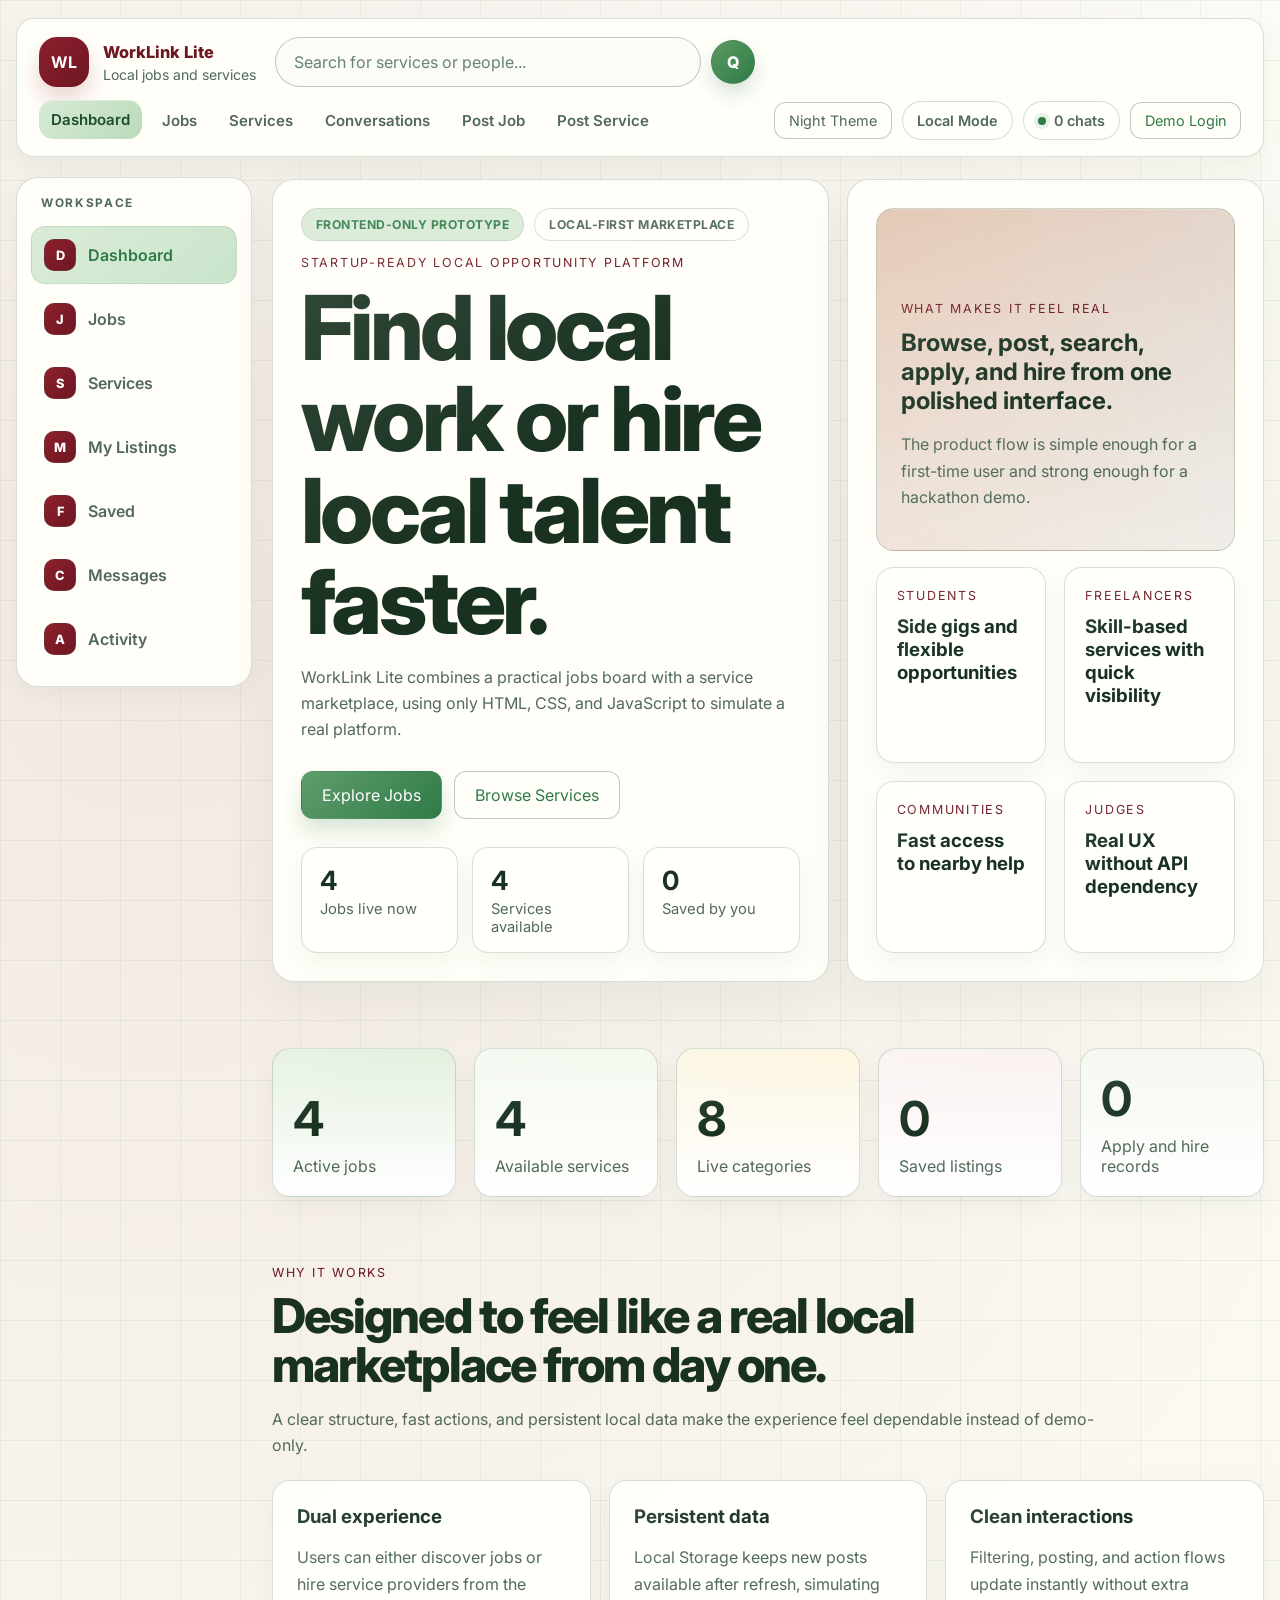
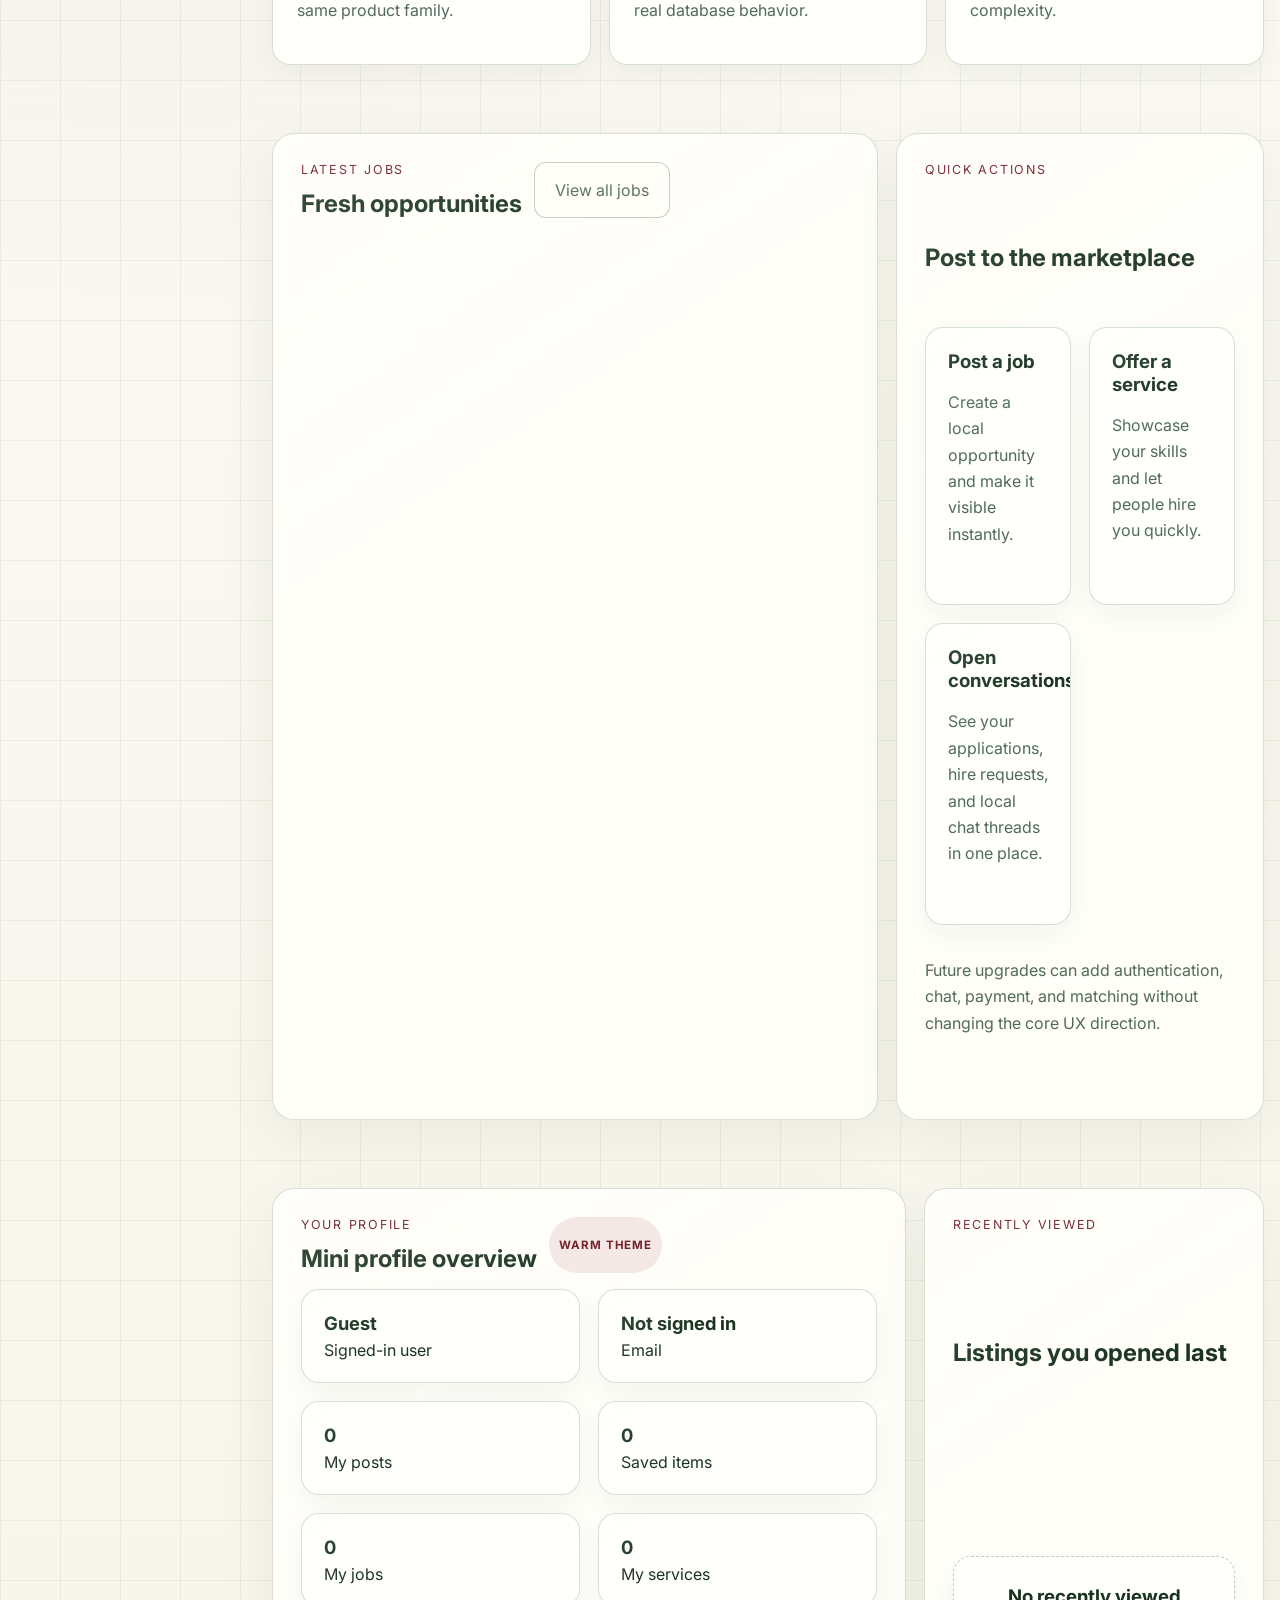
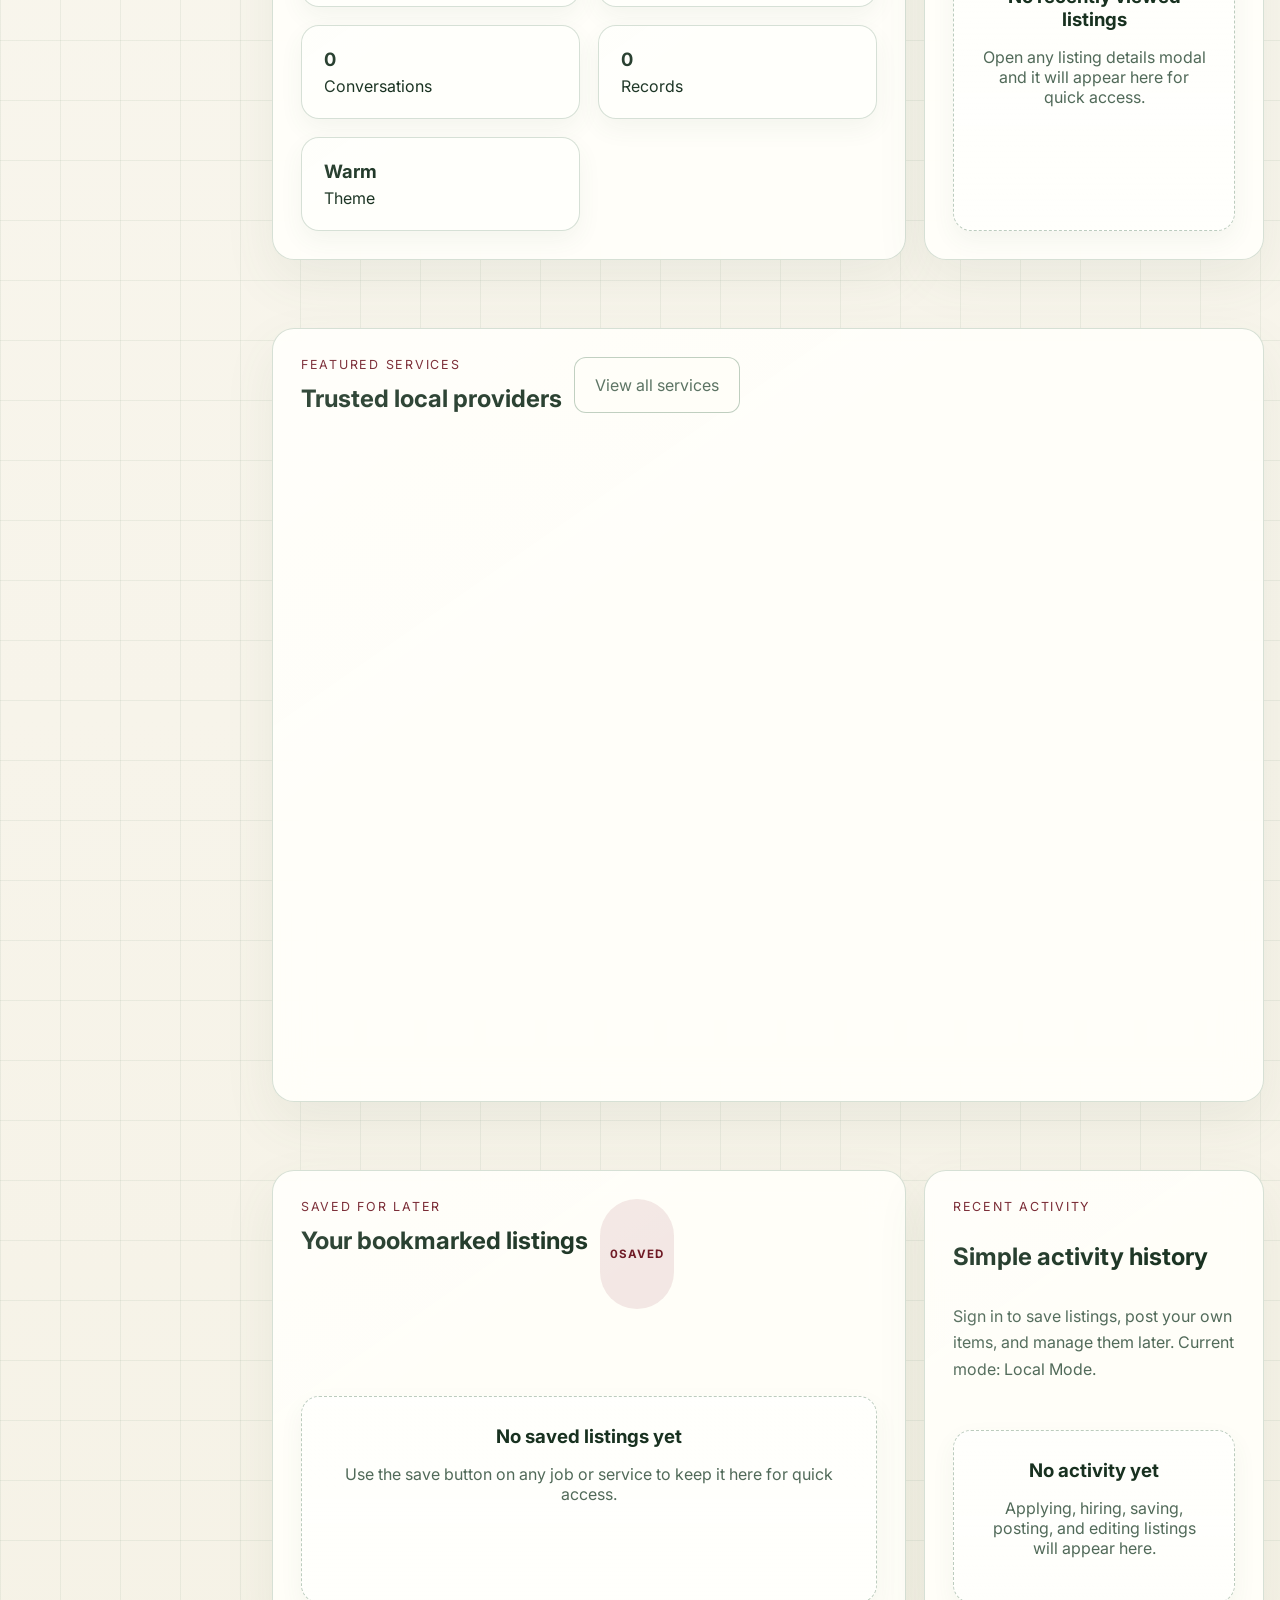
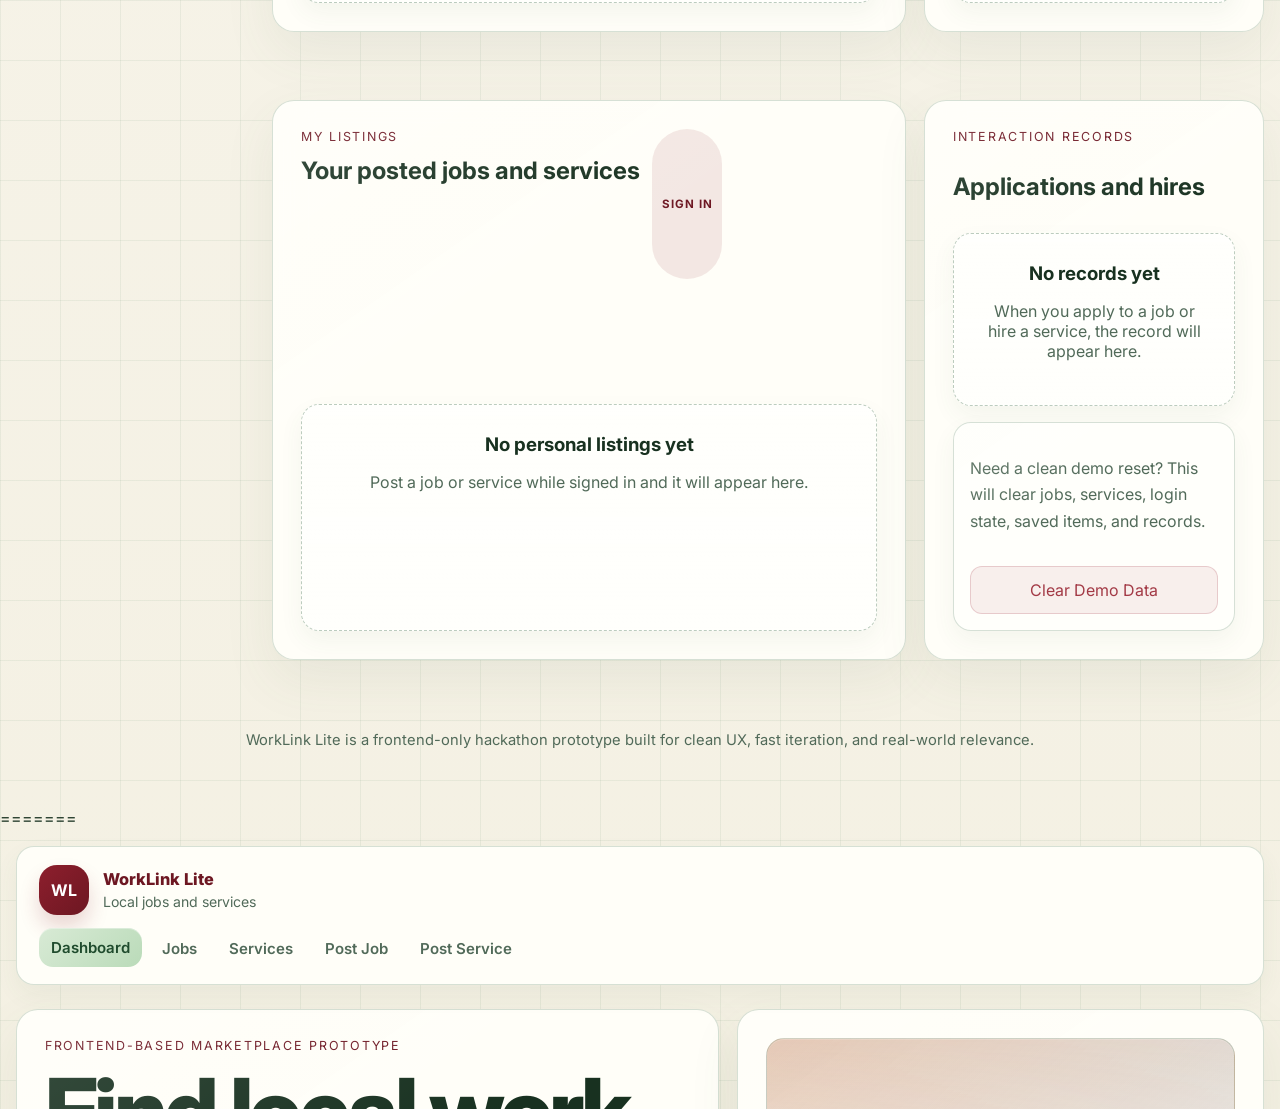
<file: index.html>
<!DOCTYPE html>
<html lang="en">
<head>
  <meta charset="UTF-8">
  <meta http-equiv="refresh" content="0; url=dashboard.html">
  <meta name="viewport" content="width=device-width, initial-scale=1.0">
  <title>WorkLink Lite</title>
  <link rel="stylesheet" href="styles.css">
</head>
<body>
  <div class="page-shell">
    <div class="panel-card">
      <p class="eyebrow">Redirecting</p>
      <h1>Opening dashboard...</h1>
      <p class="section-copy">If the redirect does not happen automatically, <a href="dashboard.html">open the dashboard here</a>.</p>
    </div>
  </div>
</body>
</html>
</file>
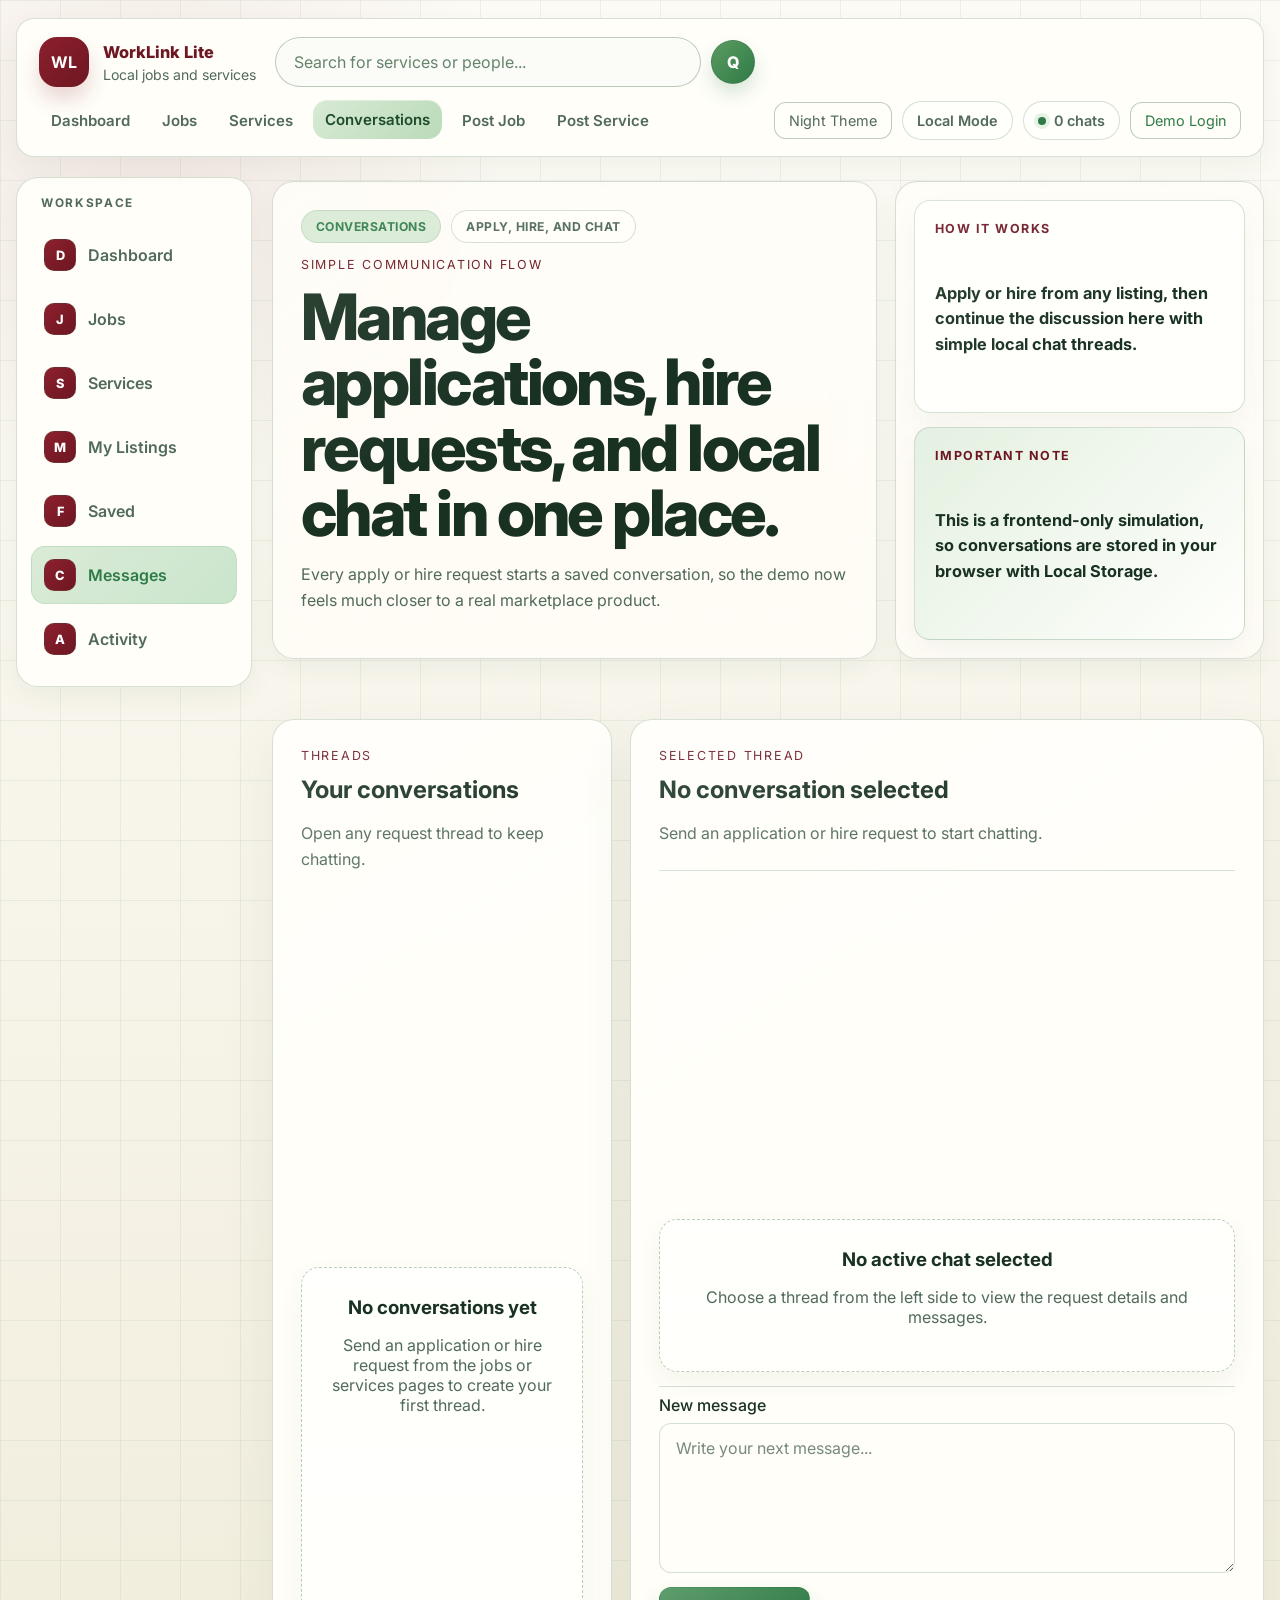
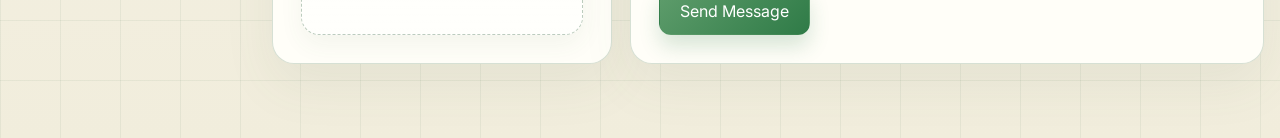
<file: conversations.html>
<!DOCTYPE html>
<html lang="en">
<head>
  <meta charset="UTF-8">
  <meta name="viewport" content="width=device-width, initial-scale=1.0">
  <title>WorkLink Lite | Conversations</title>
  <link rel="preconnect" href="https://fonts.googleapis.com">
  <link rel="preconnect" href="https://fonts.gstatic.com" crossorigin>
  <link href="https://fonts.googleapis.com/css2?family=Inter:wght@400;500;600;700;800&display=swap" rel="stylesheet">
  <link rel="stylesheet" href="styles.css">
</head>
<body>
  <div class="page-shell">
    <header class="site-header">
      <a class="brand" href="dashboard.html">
        <span class="brand-mark">WL</span>
        <span class="brand-copy">
          <strong>WorkLink Lite</strong>
          <span>Local jobs and services</span>
        </span>
      </a>
      <form class="header-search" action="#" method="get">
        <label class="header-search-field">
          <span class="sr-only">Search for services or people</span>
          <input class="header-search-input" type="search" placeholder="Search for services or people...">
        </label>
        <button class="header-search-button" type="submit" aria-label="Search">Q</button>
      </form>
      <nav class="main-nav">
        <a href="dashboard.html">Dashboard</a>
        <a href="jobs.html">Jobs</a>
        <a href="service.html">Services</a>
        <a class="is-active" href="conversations.html">Conversations</a>
        <a href="post-job.html">Post Job</a>
        <a href="post-service.html">Post Service</a>
      </nav>
      <div class="nav-account" data-nav-account></div>
    </header>

    <div class="app-shell">
      <aside class="app-sidebar">
        <p class="sidebar-label">Workspace</p>
        <nav class="sidebar-nav">
          <a href="dashboard.html"><span class="sidebar-icon">D</span><span>Dashboard</span></a>
          <a href="jobs.html"><span class="sidebar-icon">J</span><span>Jobs</span></a>
          <a href="service.html"><span class="sidebar-icon">S</span><span>Services</span></a>
          <a href="dashboard.html#my-listings"><span class="sidebar-icon">M</span><span>My Listings</span></a>
          <a href="dashboard.html#saved"><span class="sidebar-icon">F</span><span>Saved</span></a>
          <a class="is-active" href="conversations.html"><span class="sidebar-icon">C</span><span>Messages</span></a>
          <a href="dashboard.html#activity"><span class="sidebar-icon">A</span><span>Activity</span></a>
        </nav>
      </aside>

    <main class="page-main" data-conversations-page>
      <section class="page-hero page-hero-listing">
        <div class="page-hero-copy">
          <div class="hero-badge-row">
            <span class="hero-badge">Conversations</span>
            <span class="hero-badge hero-badge-soft">Apply, hire, and chat</span>
          </div>
          <p class="eyebrow">Simple communication flow</p>
          <h1 class="page-title">Manage applications, hire requests, and local chat in one place.</h1>
          <p class="lead">Every apply or hire request starts a saved conversation, so the demo now feels much closer to a real marketplace product.</p>
        </div>
        <div class="page-hero-aside">
          <article class="hero-note">
            <span class="hero-note-kicker">How it works</span>
            <strong>Apply or hire from any listing, then continue the discussion here with simple local chat threads.</strong>
          </article>
          <article class="hero-note hero-note-accent">
            <span class="hero-note-kicker">Important note</span>
            <strong>This is a frontend-only simulation, so conversations are stored in your browser with Local Storage.</strong>
          </article>
        </div>
      </section>

      <section class="section-block">
        <div class="conversation-layout">
          <aside class="panel-card conversation-sidebar">
            <div>
              <p class="eyebrow">Threads</p>
              <h2>Your conversations</h2>
              <p class="section-copy">Open any request thread to keep chatting.</p>
            </div>
            <div class="conversation-list" data-conversation-list></div>
            <div class="empty-state" data-conversation-empty hidden>
              <h3>No conversations yet</h3>
              <p>Send an application or hire request from the jobs or services pages to create your first thread.</p>
            </div>
          </aside>

          <section class="panel-card conversation-panel">
            <div class="conversation-header">
              <div>
                <p class="eyebrow">Selected thread</p>
                <h2 data-conversation-title>No conversation selected</h2>
                <p class="section-copy" data-conversation-meta>Send an application or hire request to start chatting.</p>
              </div>
            </div>

            <div class="conversation-messages" data-conversation-messages></div>
            <div class="empty-state" data-chat-empty>
              <h3>No active chat selected</h3>
              <p>Choose a thread from the left side to view the request details and messages.</p>
            </div>

            <form class="conversation-form" data-chat-form hidden>
              <label class="field field-full">
                <span>New message</span>
                <textarea class="textarea" name="message" rows="4" placeholder="Write your next message..."></textarea>
              </label>
              <div class="inline-actions">
                <button class="button button-primary" type="submit">Send Message</button>
              </div>
              <div class="notice is-hidden" data-chat-notice></div>
            </form>
          </section>
        </div>
      </section>
    </main>
    </div>
  </div>

  <script src="script.js"></script>
</body>
</html>
</file>
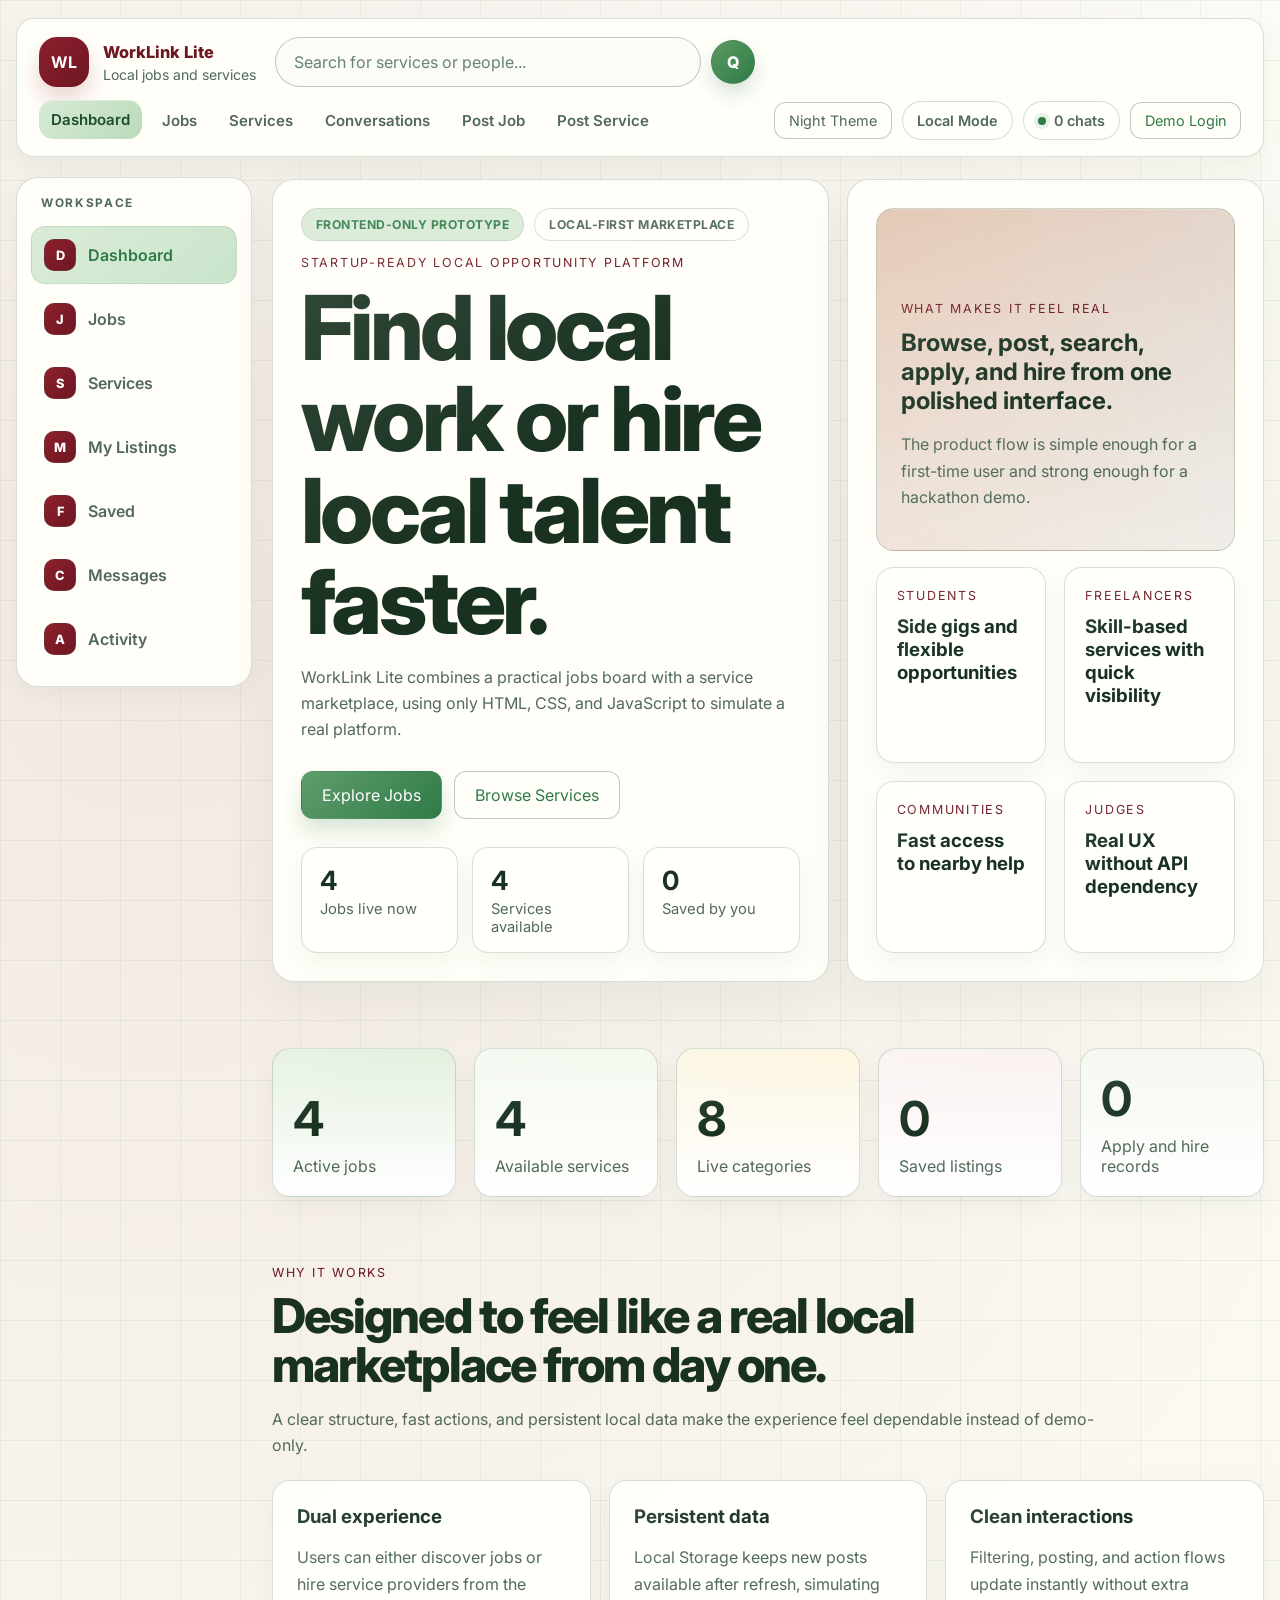
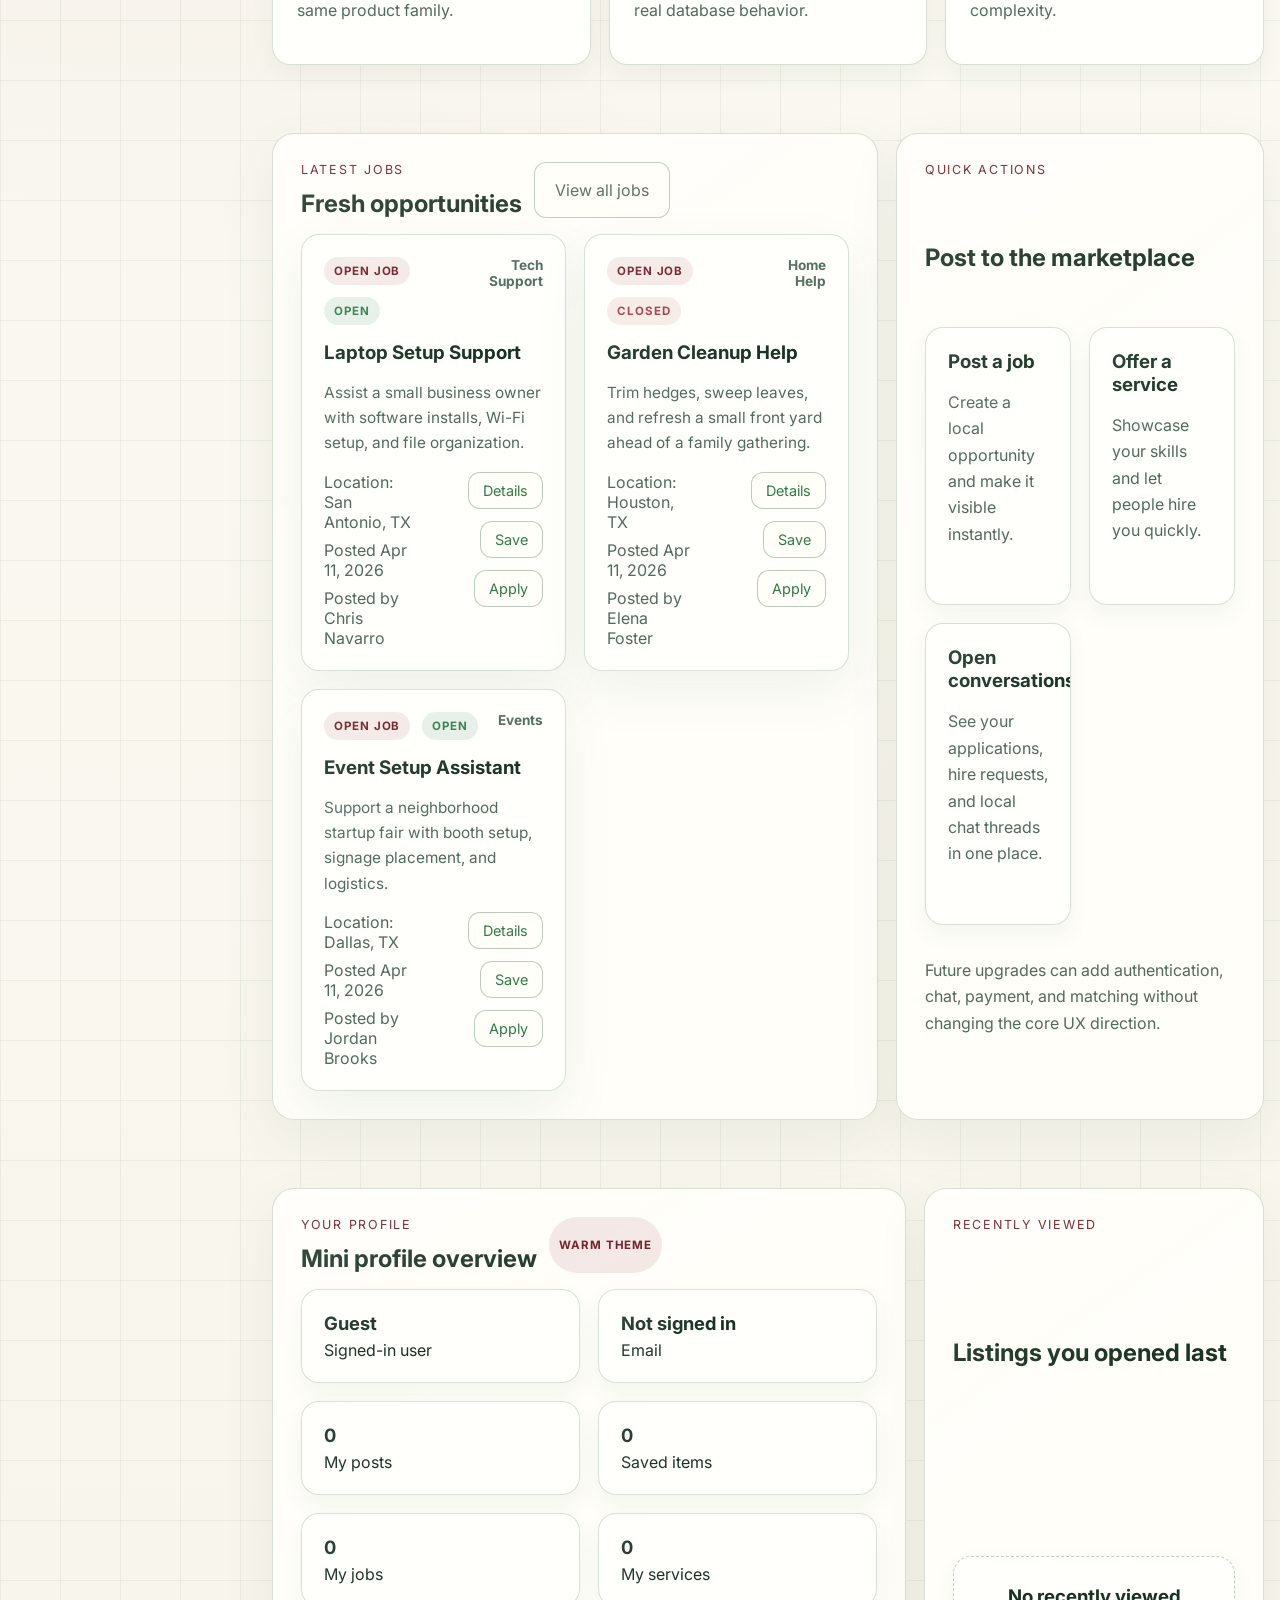
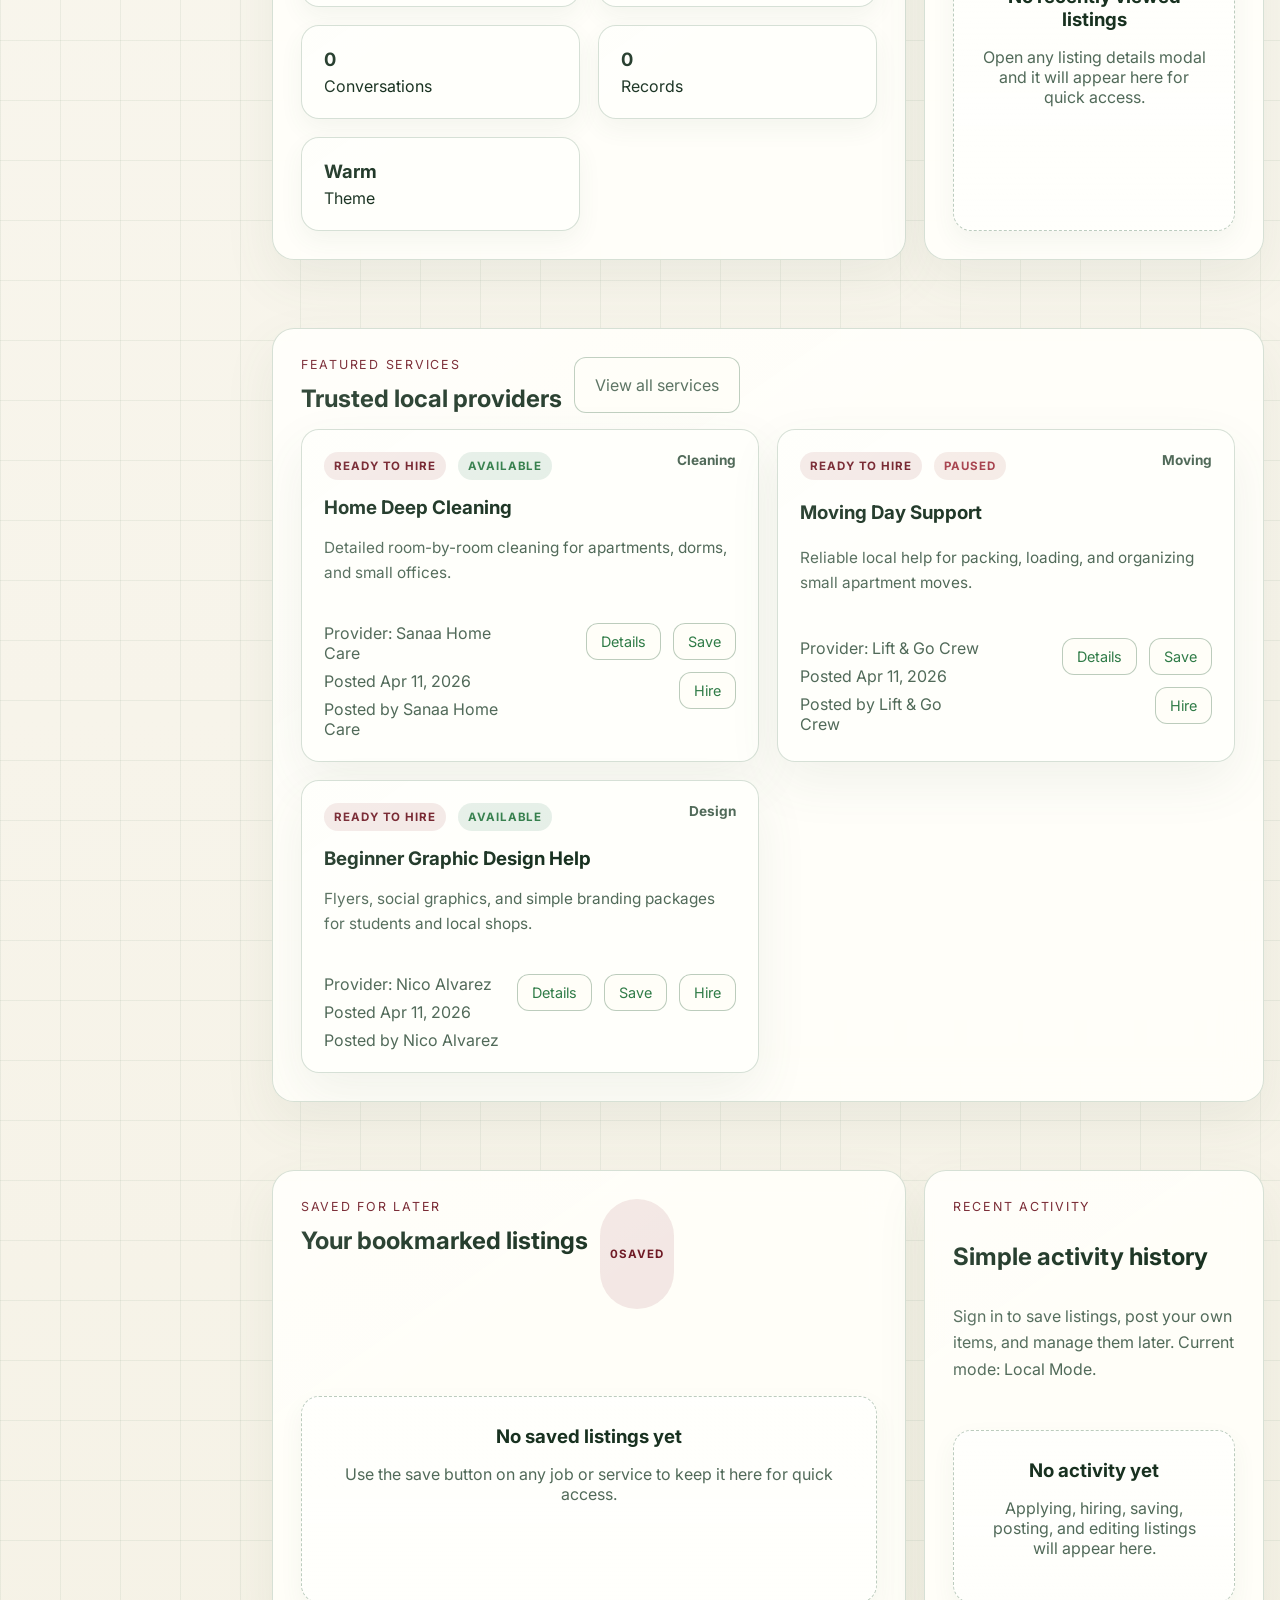
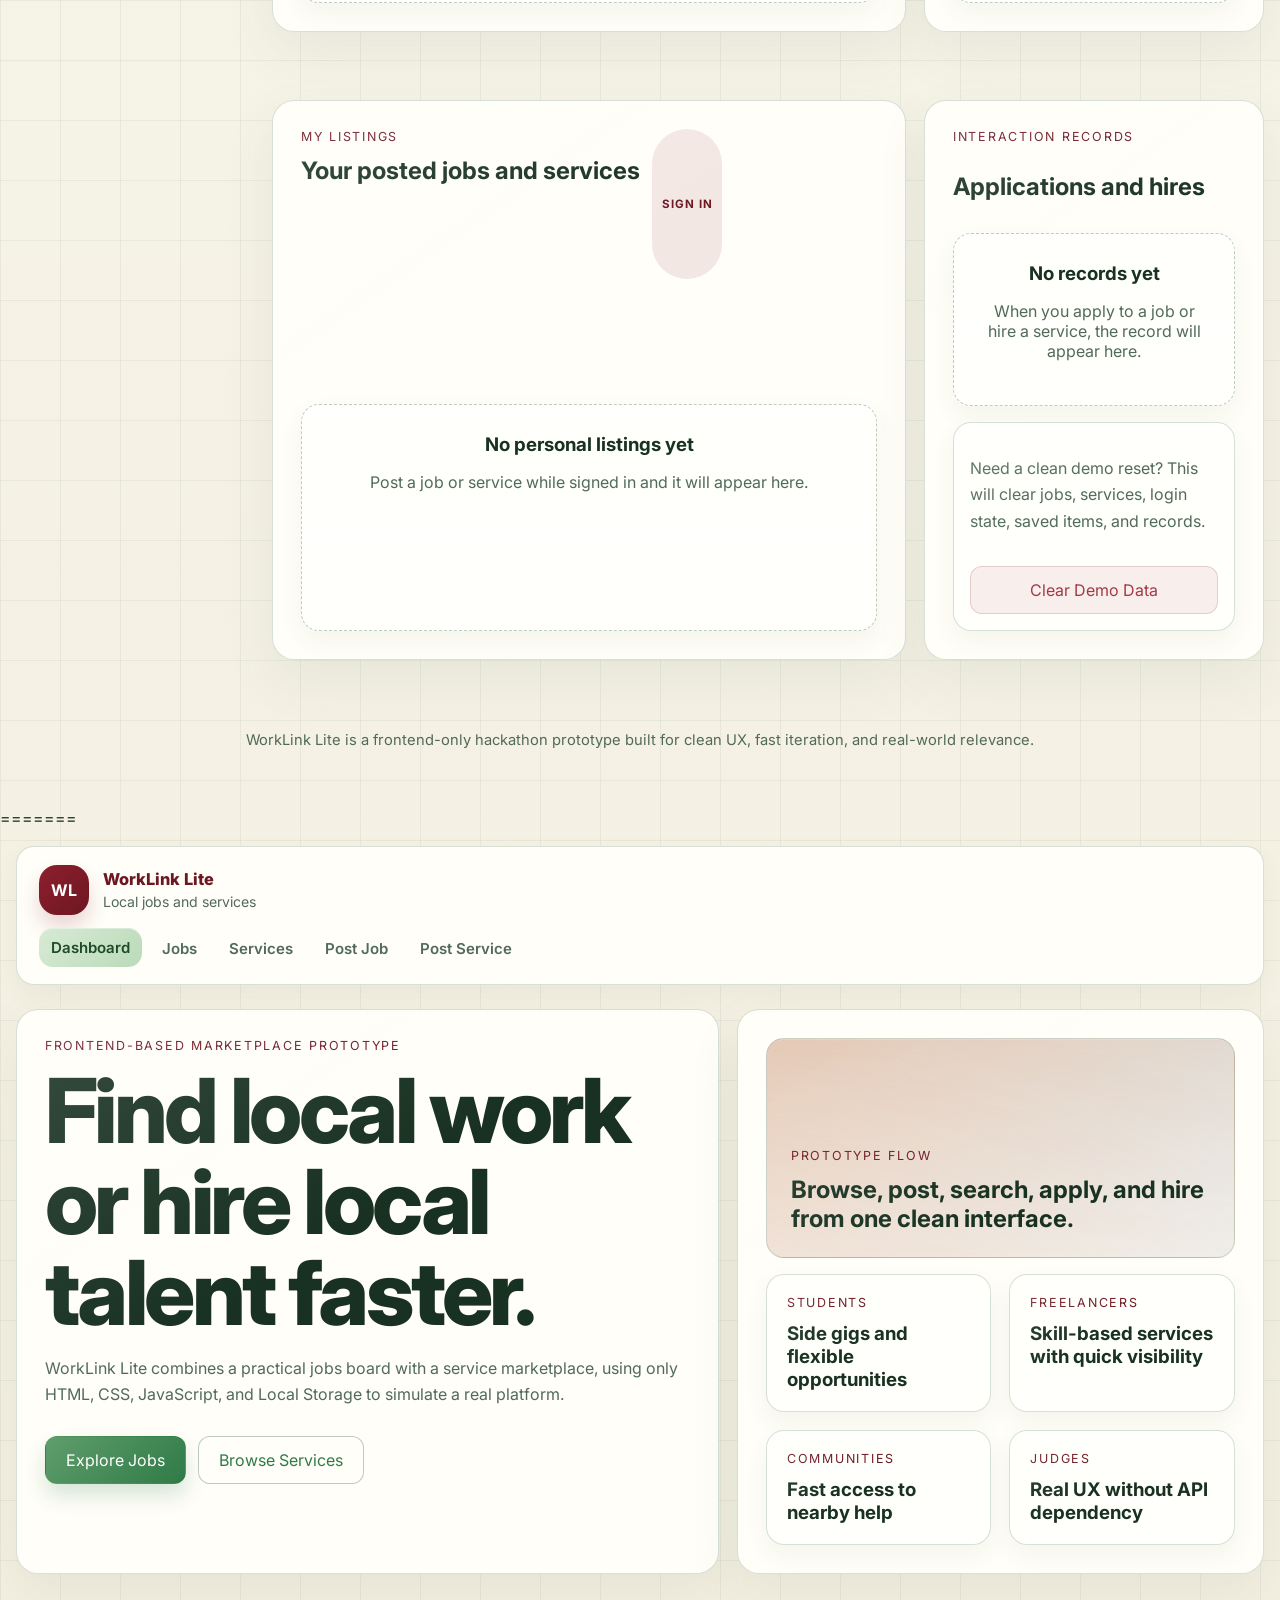
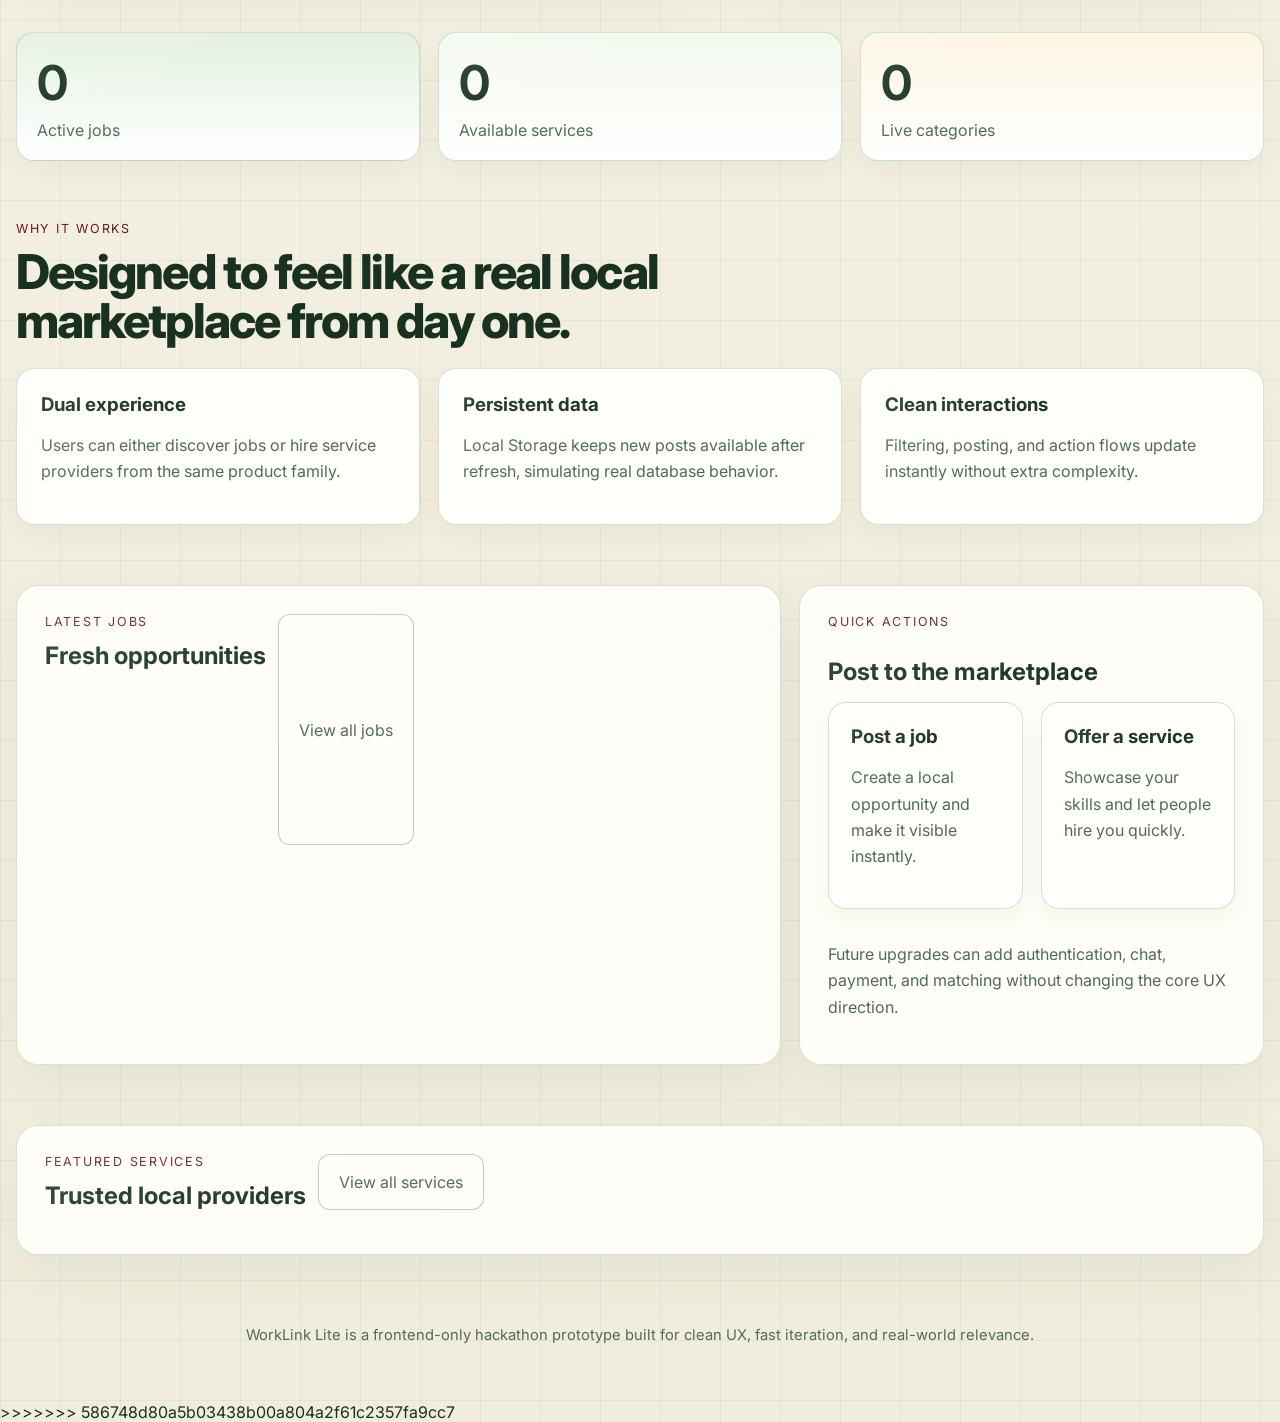
<file: dashboard.html>
<!DOCTYPE html>
<html lang="en">

<head>
  <meta charset="UTF-8">
  <meta name="viewport" content="width=device-width, initial-scale=1.0">
  <title>WorkLink Lite | Dashboard</title>
  <link rel="preconnect" href="https://fonts.googleapis.com">
  <link rel="preconnect" href="https://fonts.gstatic.com" crossorigin>
  <link href="https://fonts.googleapis.com/css2?family=Inter:wght@400;500;600;700;800&display=swap" rel="stylesheet">
  <link rel="stylesheet" href="styles.css">
</head>

<body>
  <div class="page-shell" data-dashboard>
    <header class="site-header">
      <a class="brand" href="dashboard.html">
        <span class="brand-mark">WL</span>
        <span class="brand-copy">
          <strong>WorkLink Lite</strong>
          <span>Local jobs and services</span>
        </span>
      </a>
      <form class="header-search" action="#" method="get">
        <label class="header-search-field">
          <span class="sr-only">Search for services or people</span>
          <input class="header-search-input" type="search" placeholder="Search for services or people...">
        </label>
        <button class="header-search-button" type="submit" aria-label="Search">Q</button>
      </form>
      <nav class="main-nav">
        <a class="is-active" href="dashboard.html">Dashboard</a>
        <a href="jobs.html">Jobs</a>
        <a href="service.html">Services</a>
        <a href="conversations.html">Conversations</a>
        <a href="post-job.html">Post Job</a>
        <a href="post-service.html">Post Service</a>
      </nav>
      <div class="nav-account" data-nav-account></div>
    </header>

    <div class="app-shell">
      <aside class="app-sidebar">
        <p class="sidebar-label">Workspace</p>
        <nav class="sidebar-nav">
          <a class="is-active" href="dashboard.html"><span class="sidebar-icon">D</span><span>Dashboard</span></a>
          <a href="jobs.html"><span class="sidebar-icon">J</span><span>Jobs</span></a>
          <a href="service.html"><span class="sidebar-icon">S</span><span>Services</span></a>
          <a href="dashboard.html#my-listings"><span class="sidebar-icon">M</span><span>My Listings</span></a>
          <a href="dashboard.html#saved"><span class="sidebar-icon">F</span><span>Saved</span></a>
          <a href="conversations.html"><span class="sidebar-icon">C</span><span>Messages</span></a>
          <a href="dashboard.html#activity"><span class="sidebar-icon">A</span><span>Activity</span></a>
        </nav>
      </aside>

    <main class="page-main">
      <section class="hero hero-home">
        <div class="hero-panel hero-copy">
          <div class="hero-badge-row">
            <span class="hero-badge">Frontend-only prototype</span>
            <span class="hero-badge hero-badge-soft">Local-first marketplace</span>
          </div>
          <p class="eyebrow">Startup-ready local opportunity platform</p>
          <h1 class="display-title">Find local work or hire local talent faster.</h1>
          <p class="lead">
            WorkLink Lite combines a practical jobs board with a service marketplace, using only HTML, CSS,
            and JavaScript to simulate a real platform.
          </p>
          <div class="hero-actions">
            <a class="button button-primary" href="jobs.html">Explore Jobs</a>
            <a class="button button-secondary" href="service.html">Browse Services</a>
          </div>
          <div class="hero-metrics">
            <article class="hero-metric">
              <strong data-stat="jobs">0</strong>
              <span>Jobs live now</span>
            </article>
            <article class="hero-metric">
              <strong data-stat="services">0</strong>
              <span>Services available</span>
            </article>
            <article class="hero-metric">
              <strong data-stat="saved">0</strong>
              <span>Saved by you</span>
            </article>
          </div>
        </div>

        <div class="hero-panel hero-visual">
          <div class="spotlight-card">
            <p class="eyebrow">What makes it feel real</p>
            <h2>Browse, post, search, apply, and hire from one polished interface.</h2>
            <p class="section-copy">The product flow is simple enough for a first-time user and strong enough for a hackathon demo.</p>
          </div>
          <div class="mini-card-grid">
            <article class="mini-card">
              <p class="eyebrow">Students</p>
              <h3>Side gigs and flexible opportunities</h3>
            </article>
            <article class="mini-card">
              <p class="eyebrow">Freelancers</p>
              <h3>Skill-based services with quick visibility</h3>
            </article>
            <article class="mini-card">
              <p class="eyebrow">Communities</p>
              <h3>Fast access to nearby help</h3>
            </article>
            <article class="mini-card">
              <p class="eyebrow">Judges</p>
              <h3>Real UX without API dependency</h3>
            </article>
          </div>
        </div>
      </section>

      <section class="section-block">
        <div class="stats-grid stats-grid-featured">
          <article class="metric-card">
            <strong data-stat="jobs">0</strong>
            <span class="metric-label">Active jobs</span>
          </article>
          <article class="metric-card">
            <strong data-stat="services">0</strong>
            <span class="metric-label">Available services</span>
          </article>
          <article class="metric-card">
            <strong data-stat="categories">0</strong>
            <span class="metric-label">Live categories</span>
          </article>
          <article class="metric-card">
            <strong data-stat="saved">0</strong>
            <span class="metric-label">Saved listings</span>
          </article>
          <article class="metric-card">
            <strong data-stat="records">0</strong>
            <span class="metric-label">Apply and hire records</span>
          </article>
        </div>
      </section>

      <section class="section-block">
        <div class="section-head section-head-wide">
          <p class="eyebrow">Why it works</p>
          <h2 class="section-title">Designed to feel like a real local marketplace from day one.</h2>
          <p class="section-copy">A clear structure, fast actions, and persistent local data make the experience feel dependable instead of demo-only.</p>
        </div>
        <div class="feature-grid">
          <article class="feature-card">
            <h3>Dual experience</h3>
            <p class="section-copy">Users can either discover jobs or hire service providers from the same product
              family.</p>
          </article>
          <article class="feature-card">
            <h3>Persistent data</h3>
            <p class="section-copy">Local Storage keeps new posts available after refresh, simulating real database
              behavior.</p>
          </article>
          <article class="feature-card">
            <h3>Clean interactions</h3>
            <p class="section-copy">Filtering, posting, and action flows update instantly without extra complexity.</p>
          </article>
        </div>
      </section>

      <section class="section-block">
        <div class="dashboard-grid dashboard-grid-hero">
          <section class="panel-card panel-card-spotlight">
            <div class="inline-actions">
              <div>
                <p class="eyebrow">Latest jobs</p>
                <h2>Fresh opportunities</h2>
              </div>
              <a class="button button-ghost" href="jobs.html">View all jobs</a>
            </div>
            <div class="listing-grid" data-dashboard-jobs></div>
          </section>

          <aside class="panel-card panel-card-stack">
            <p class="eyebrow">Quick actions</p>
            <h2>Post to the marketplace</h2>
            <div class="quick-grid">
              <a class="quick-card" href="post-job.html">
                <h3>Post a job</h3>
                <p class="section-copy">Create a local opportunity and make it visible instantly.</p>
              </a>
              <a class="quick-card" href="post-service.html">
                <h3>Offer a service</h3>
                <p class="section-copy">Showcase your skills and let people hire you quickly.</p>
              </a>
              <a class="quick-card" href="conversations.html">
                <h3>Open conversations</h3>
                <p class="section-copy">See your applications, hire requests, and local chat threads in one place.</p>
              </a>
            </div>
            <p class="section-copy">
              Future upgrades can add authentication, chat, payment, and matching without changing the core UX
              direction.
            </p>
          </aside>
        </div>
      </section>

      <section class="section-block split-layout" id="saved">
        <section class="panel-card">
          <div class="inline-actions">
            <div>
              <p class="eyebrow">Your profile</p>
              <h2>Mini profile overview</h2>
            </div>
            <span class="pill" data-theme-label>Warm theme</span>
          </div>
          <div class="profile-grid" data-profile-grid></div>
        </section>

        <aside class="panel-card panel-card-stack">
          <p class="eyebrow">Recently viewed</p>
          <h2>Listings you opened last</h2>
          <div class="history-list" data-recent-list></div>
          <div class="empty-state" data-recent-empty hidden>
            <h3>No recently viewed listings</h3>
            <p>Open any listing details modal and it will appear here for quick access.</p>
          </div>
        </aside>
      </section>

      <section class="section-block">
        <div class="panel-card">
          <div class="inline-actions">
            <div>
              <p class="eyebrow">Featured services</p>
              <h2>Trusted local providers</h2>
            </div>
            <a class="button button-ghost" href="service.html">View all services</a>
          </div>
          <div class="listing-grid" data-dashboard-services></div>
        </div>
      </section>

      <section class="section-block split-layout" id="my-listings">
        <section class="panel-card">
          <div class="inline-actions">
            <div>
              <p class="eyebrow">Saved for later</p>
              <h2>Your bookmarked listings</h2>
            </div>
            <span class="pill"><span data-stat="saved">0</span> saved</span>
          </div>
          <div class="listing-grid" data-saved-grid></div>
          <div class="empty-state" data-saved-empty hidden>
            <h3>No saved listings yet</h3>
            <p>Use the save button on any job or service to keep it here for quick access.</p>
          </div>
        </section>

        <aside class="panel-card panel-card-stack" id="activity">
          <p class="eyebrow">Recent activity</p>
          <h2>Simple activity history</h2>
          <p class="section-copy" data-auth-status>Sign in to start tracking your actions and posted listings.</p>
          <div class="history-list" data-activity-list></div>
          <div class="empty-state" data-activity-empty hidden>
            <h3>No activity yet</h3>
            <p>Applying, hiring, saving, posting, and editing listings will appear here.</p>
          </div>
        </aside>
      </section>

      <section class="section-block split-layout">
        <section class="panel-card">
          <div class="inline-actions">
            <div>
              <p class="eyebrow">My listings</p>
              <h2>Your posted jobs and services</h2>
            </div>
            <span class="pill" data-auth-status-short>Sign in</span>
          </div>
          <div class="listing-grid" data-my-listings-grid></div>
          <div class="empty-state" data-my-listings-empty hidden>
            <h3>No personal listings yet</h3>
            <p>Post a job or service while signed in and it will appear here.</p>
          </div>
        </section>

        <aside class="panel-card panel-card-stack">
          <p class="eyebrow">Interaction records</p>
          <h2>Applications and hires</h2>
          <div class="history-list" data-records-list></div>
          <div class="empty-state" data-records-empty hidden>
            <h3>No records yet</h3>
            <p>When you apply to a job or hire a service, the record will appear here.</p>
          </div>
          <div class="compact-action">
            <p class="section-copy">Need a clean demo reset? This will clear jobs, services, login state, saved items, and records.</p>
            <button class="button button-danger" type="button" data-action="reset-demo">Clear Demo Data</button>
          </div>
        </aside>
      </section>
    </main>
    </div>

    <p class="footer-note">WorkLink Lite is a frontend-only hackathon prototype built for clean UX, fast iteration, and
      real-world relevance.</p>
  </div>

  <script src="script.js"></script>
</body>

</html>
=======
<!DOCTYPE html>
<html lang="en">

<head>
 <meta charset="UTF-8">
 <meta name="viewport" content="width=device-width, initial-scale=1.0">
 <title>WorkLink Lite | Dashboard</title>
 <link rel="preconnect" href="https://fonts.googleapis.com">
 <link rel="preconnect" href="ht tps://fonts.gstatic.com" crossorigin>
 <link
   href="https://fonts.googleapis.com/css2?family=Space+Grotesk:wght@400;500;700&family=Instrument+Serif:ital@0;1&display=swap"
   rel="stylesheet">
 <link rel="stylesheet" href="styles.css">
</head>

<body>
 <div class="page-shell" data-dashboard>
   <header class="site-header">
     <a class="brand" href="dashboard.html">
       <span class="brand-mark">WL</span>
       <span class="brand-copy">
         <strong>WorkLink Lite</strong>
         <span>Local jobs and services</span>
       </span>
     </a>
     <nav class="main-nav">
       <a class="is-active" href="dashboard.html">Dashboard</a>
       <a href="jobs.html">Jobs</a>
       <a href="service.html">Services</a>
       <a href="post-job.html">Post Job</a>
       <a href="post-service.html">Post Service</a>
     </nav>
   </header>

   <main>
     <section class="hero">
       <div class="hero-panel hero-copy">
         <p class="eyebrow">Frontend-based marketplace prototype</p>
         <h1 class="display-title">Find local work or hire local talent faster.</h1>
         <p class="lead">
           WorkLink Lite combines a practical jobs board with a service marketplace, using only HTML, CSS,
           JavaScript, and Local Storage to simulate a real platform.
         </p>
         <div class="hero-actions">
           <a class="button button-primary" href="jobs.html">Explore Jobs</a>
           <a class="button button-secondary" href="service.html">Browse Services</a>
         </div>
       </div>

       <div class="hero-panel hero-visual">
         <div class="spotlight-card">
           <p class="eyebrow">Prototype flow</p>
           <h2>Browse, post, search, apply, and hire from one clean interface.</h2>
         </div>
         <div class="mini-card-grid">
           <article class="mini-card">
             <p class="eyebrow">Students</p>
             <h3>Side gigs and flexible opportunities</h3>
           </article>
           <article class="mini-card">
             <p class="eyebrow">Freelancers</p>
             <h3>Skill-based services with quick visibility</h3>
           </article>
           <article class="mini-card">
             <p class="eyebrow">Communities</p>
             <h3>Fast access to nearby help</h3>
           </article>
           <article class="mini-card">
             <p class="eyebrow">Judges</p>
             <h3>Real UX without API dependency</h3>
           </article>
         </div>
       </div>
     </section>

     <section class="section-block">
       <div class="stats-grid">
         <article class="metric-card">
           <strong data-stat="jobs">0</strong>
           <span class="metric-label">Active jobs</span>
         </article>
         <article class="metric-card">
           <strong data-stat="services">0</strong>
           <span class="metric-label">Available services</span>
         </article>
         <article class="metric-card">
           <strong data-stat="categories">0</strong>
           <span class="metric-label">Live categories</span>
         </article>
       </div>
     </section>

     <section class="section-block">
       <div class="section-head">
         <p class="eyebrow">Why it works</p>
         <h2 class="section-title">Designed to feel like a real local marketplace from day one.</h2>
       </div>
       <div class="feature-grid">
         <article class="feature-card">
           <h3>Dual experience</h3>
           <p class="section-copy">Users can either discover jobs or hire service providers from the same product
             family.</p>
         </article>
         <article class="feature-card">
           <h3>Persistent data</h3>
           <p class="section-copy">Local Storage keeps new posts available after refresh, simulating real database
             behavior.</p>
         </article>
         <article class="feature-card">
           <h3>Clean interactions</h3>
           <p class="section-copy">Filtering, posting, and action flows update instantly without extra complexity.</p>
         </article>
       </div>
     </section>

     <section class="section-block">
       <div class="dashboard-grid">
         <section class="panel-card">
           <div class="inline-actions">
             <div>
               <p class="eyebrow">Latest jobs</p>
               <h2>Fresh opportunities</h2>
             </div>
             <a class="button button-ghost" href="jobs.html">View all jobs</a>
           </div>
           <div class="listing-grid" data-dashboard-jobs></div>
         </section>

         <aside class="panel-card">
           <p class="eyebrow">Quick actions</p>
           <h2>Post to the marketplace</h2>
           <div class="quick-grid">
             <a class="quick-card" href="post-job.html">
               <h3>Post a job</h3>
               <p class="section-copy">Create a local opportunity and make it visible instantly.</p>
             </a>
             <a class="quick-card" href="post-service.html">
               <h3>Offer a service</h3>
               <p class="section-copy">Showcase your skills and let people hire you quickly.</p>
             </a>
           </div>
           <p class="section-copy">
             Future upgrades can add authentication, chat, payment, and matching without changing the core UX
             direction.
           </p>
         </aside>
       </div>
     </section>

     <section class="section-block">
       <div class="panel-card">
         <div class="inline-actions">
           <div>
             <p class="eyebrow">Featured services</p>
             <h2>Trusted local providers</h2>
           </div>
           <a class="button button-ghost" href="service.html">View all services</a>
         </div>
         <div class="listing-grid" data-dashboard-services></div>
       </div>
     </section>
   </main>

   <p class="footer-note">WorkLink Lite is a frontend-only hackathon prototype built for clean UX, fast iteration, and
     real-world relevance.</p>
 </div>

 <script src="script.js"></script>
</body>

</html>
>>>>>>> 586748d80a5b03438b00a804a2f61c2357fa9cc7
</file>
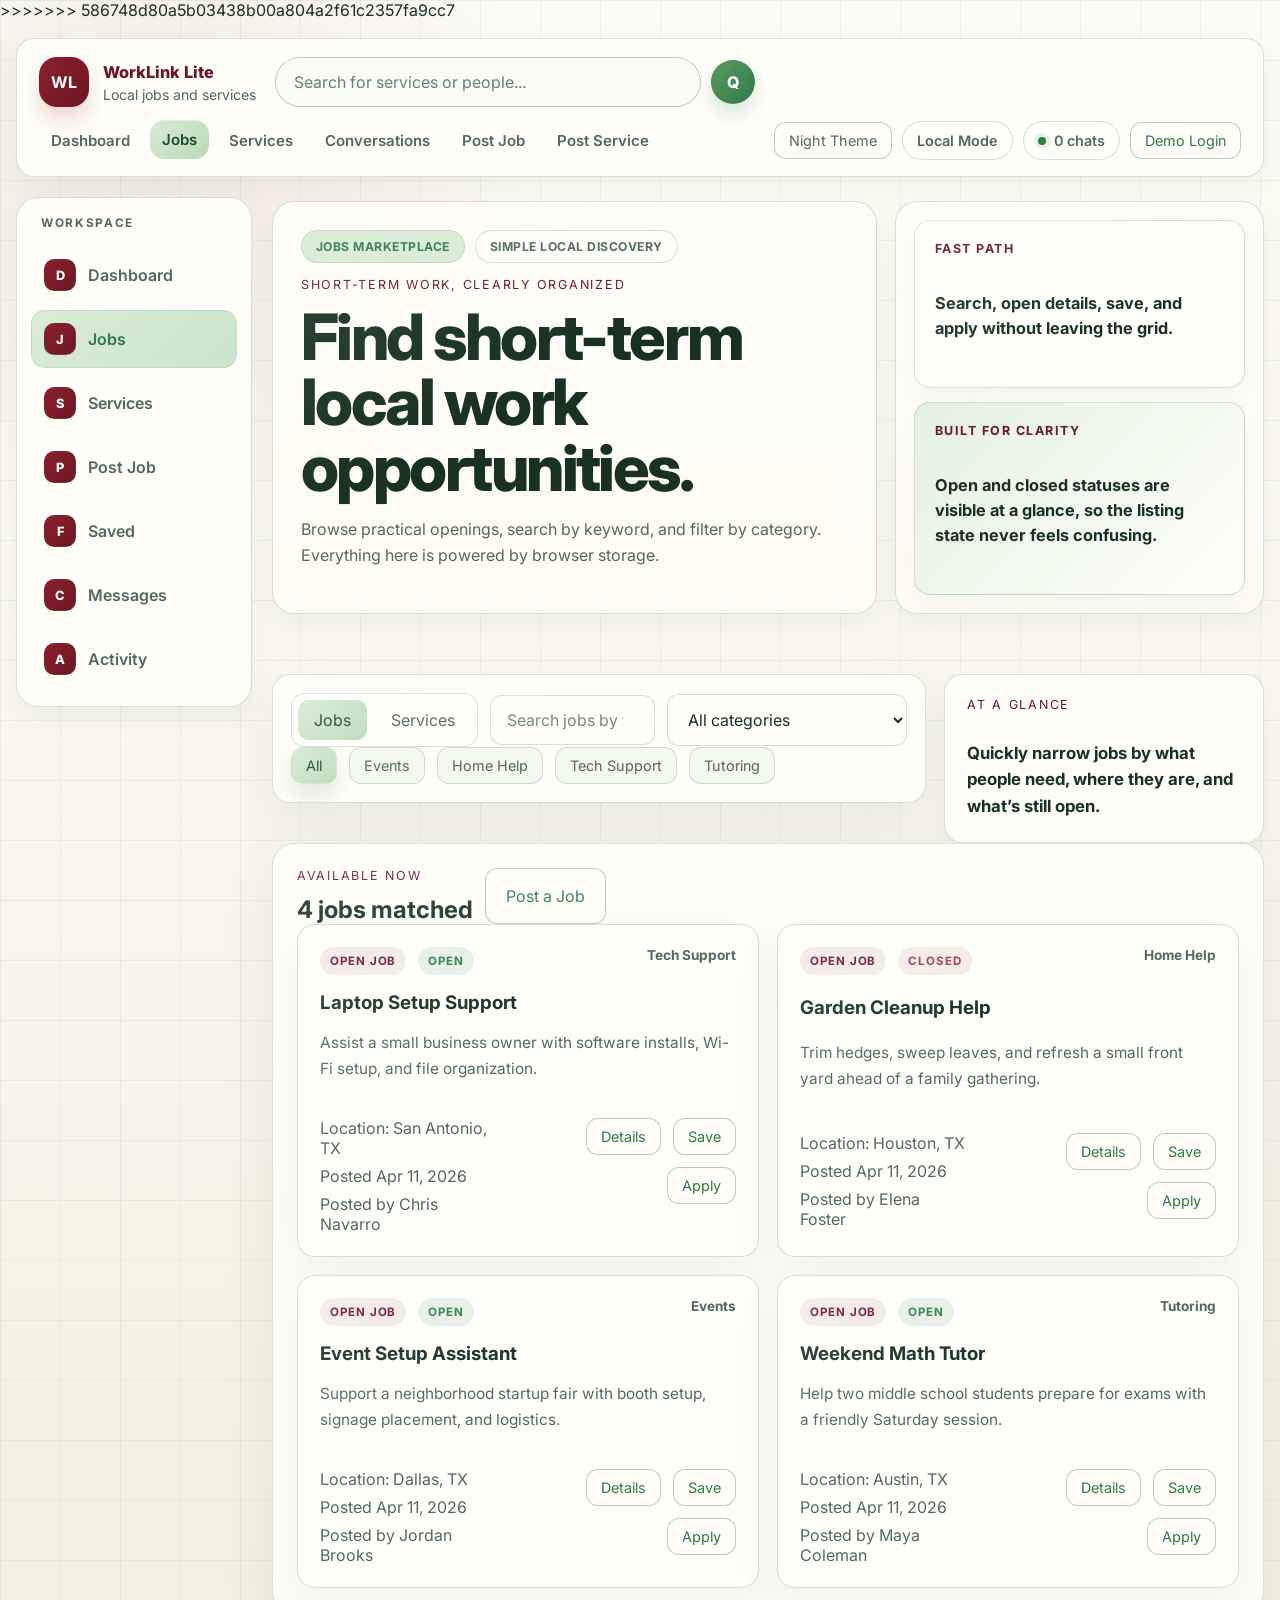
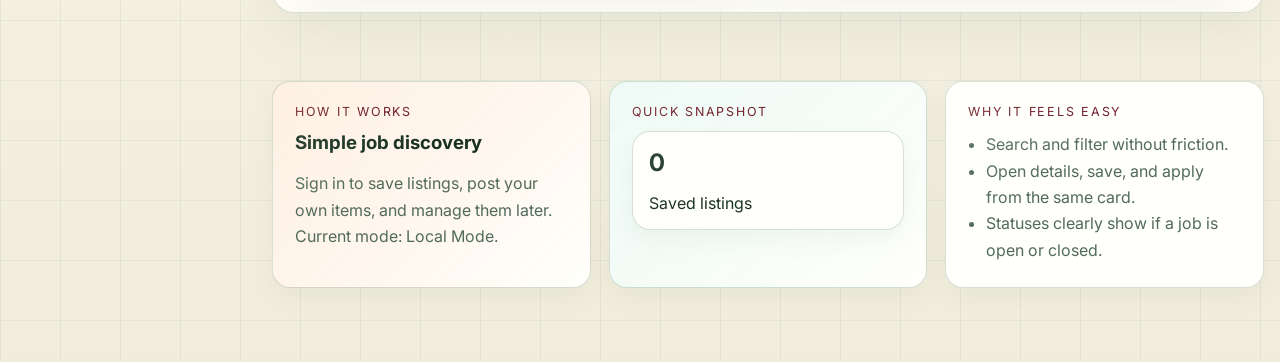
<file: jobs.html>
<!DOCTYPE html>
<html lang="en">
<head>
  <meta charset="UTF-8">
  <meta name="viewport" content="width=device-width, initial-scale=1.0">
  <title>WorkLink Lite | Jobs</title>
  <link rel="preconnect" href="https://fonts.googleapis.com">
  <link rel="preconnect" href="https://fonts.gstatic.com" crossorigin>

  <link href="https://fonts.googleapis.com/css2?family=Inter:wght@400;500;600;700;800&display=swap" rel="stylesheet">
  <link href="https://fonts.googleapis.com/css2?family=Space+Grotesk:wght@400;500;700&family=Instrument+Serif:ital@0;1&display=swap" rel="stylesheet">
>>>>>>> 586748d80a5b03438b00a804a2f61c2357fa9cc7
  <link rel="stylesheet" href="styles.css">
</head>
<body>
  <div class="page-shell">
    <header class="site-header">
      <a class="brand" href="dashboard.html">
        <span class="brand-mark">WL</span>
        <span class="brand-copy">
          <strong>WorkLink Lite</strong>
          <span>Local jobs and services</span>
        </span>
      </a>
      <form class="header-search" action="#" method="get">
        <label class="header-search-field">
          <span class="sr-only">Search for services or people</span>
          <input class="header-search-input" type="search" placeholder="Search for services or people...">
        </label>
        <button class="header-search-button" type="submit" aria-label="Search">Q</button>
      </form>
      <nav class="main-nav">
        <a href="dashboard.html">Dashboard</a>
        <a class="is-active" href="jobs.html">Jobs</a>
        <a href="service.html">Services</a>
        <a href="conversations.html">Conversations</a>
        <a href="post-job.html">Post Job</a>
        <a href="post-service.html">Post Service</a>
      </nav>
      <div class="nav-account" data-nav-account></div>
    </header>
    <div class="app-shell">
      <aside class="app-sidebar">
        <p class="sidebar-label">Workspace</p>
        <nav class="sidebar-nav">
          <a href="dashboard.html"><span class="sidebar-icon">D</span><span>Dashboard</span></a>
          <a class="is-active" href="jobs.html"><span class="sidebar-icon">J</span><span>Jobs</span></a>
          <a href="service.html"><span class="sidebar-icon">S</span><span>Services</span></a>
          <a href="post-job.html"><span class="sidebar-icon">P</span><span>Post Job</span></a>
          <a href="dashboard.html#saved"><span class="sidebar-icon">F</span><span>Saved</span></a>
          <a href="conversations.html"><span class="sidebar-icon">C</span><span>Messages</span></a>
          <a href="dashboard.html#activity"><span class="sidebar-icon">A</span><span>Activity</span></a>
        </nav>
      </aside>

    <main class="page-main" data-listing-page="jobs">
      <section class="page-hero page-hero-listing">
        <div class="page-hero-copy">
          <div class="hero-badge-row">
            <span class="hero-badge">Jobs marketplace</span>
            <span class="hero-badge hero-badge-soft">Simple local discovery</span>
          </div>
          <p class="eyebrow">Short-term work, clearly organized</p>
          <h1 class="page-title">Find short-term local work opportunities.</h1>
          <p class="lead">
            Browse practical openings, search by keyword, and filter by category. Everything here is powered by browser storage.
          </p>
        </div>
        <div class="page-hero-aside">
          <article class="hero-note">
            <span class="hero-note-kicker">Fast path</span>
            <strong>Search, open details, save, and apply without leaving the grid.</strong>
          </article>
          <article class="hero-note hero-note-accent">
            <span class="hero-note-kicker">Built for clarity</span>
            <strong>Open and closed statuses are visible at a glance, so the listing state never feels confusing.</strong>
          </article>
        </div>
      </section>

      <section class="section-block">
        <div class="search-shell">
          <div class="search-bar">
            <div class="toolbar">
              <div class="tab-row">
                <a class="is-active" href="jobs.html">Jobs</a>
                <a href="service.html">Services</a>
              </div>
              <label>
                <span class="sr-only">Search jobs</span>
                <input class="input" data-search-input type="search" placeholder="Search jobs by title, category, description, or location">
              </label>
              <label>
                <span class="sr-only">Filter jobs by category</span>
                <select class="select" data-category-select>
                  <option value="all">All categories</option>
                </select>
              </label>
            </div>
            <div class="chip-row" data-category-shortcuts></div>
          </div>
          <aside class="search-sidecard">
            <p class="eyebrow">At a glance</p>
            <strong>Quickly narrow jobs by what people need, where they are, and what’s still open.</strong>
          </aside>
        </div>

        <div class="notice is-hidden" data-notice></div>

        <div class="surface-card listing-shell">
          <div class="inline-actions">
            <div>
              <p class="eyebrow">Available now</p>
              <h2><span data-result-count>0</span> jobs matched</h2>
            </div>
            <a class="button button-secondary" href="post-job.html">Post a Job</a>
          </div>
          <div class="listing-grid" data-listing-grid></div>
          <div class="empty-state" data-empty-state hidden>
            <h3>No jobs found</h3>
            <p>Try another search term or category, or add a fresh job listing.</p>
          </div>
        </div>
      </section>

      <section class="section-block">
        <div class="support-grid">
          <article class="support-card support-card-accent">
            <p class="eyebrow">How it works</p>
            <h3>Simple job discovery</h3>
            <p class="section-copy" data-auth-status>Sign in to save listings and manage the jobs you post.</p>
          </article>
          <article class="support-card support-card-soft">
            <p class="eyebrow">Quick snapshot</p>
            <div class="compact-metric">
              <strong data-stat="saved">0</strong>
              <span>Saved listings</span>
            </div>
          </article>
          <article class="support-card">
            <p class="eyebrow">Why it feels easy</p>
            <ul class="panel-list">
              <li>Search and filter without friction.</li>
              <li>Open details, save, and apply from the same card.</li>
              <li>Statuses clearly show if a job is open or closed.</li>
            </ul>
          </article>
        </div>
      </section>
    </main>
  </div>

  <script src="script.js"></script>
</body>
</html>
</file>
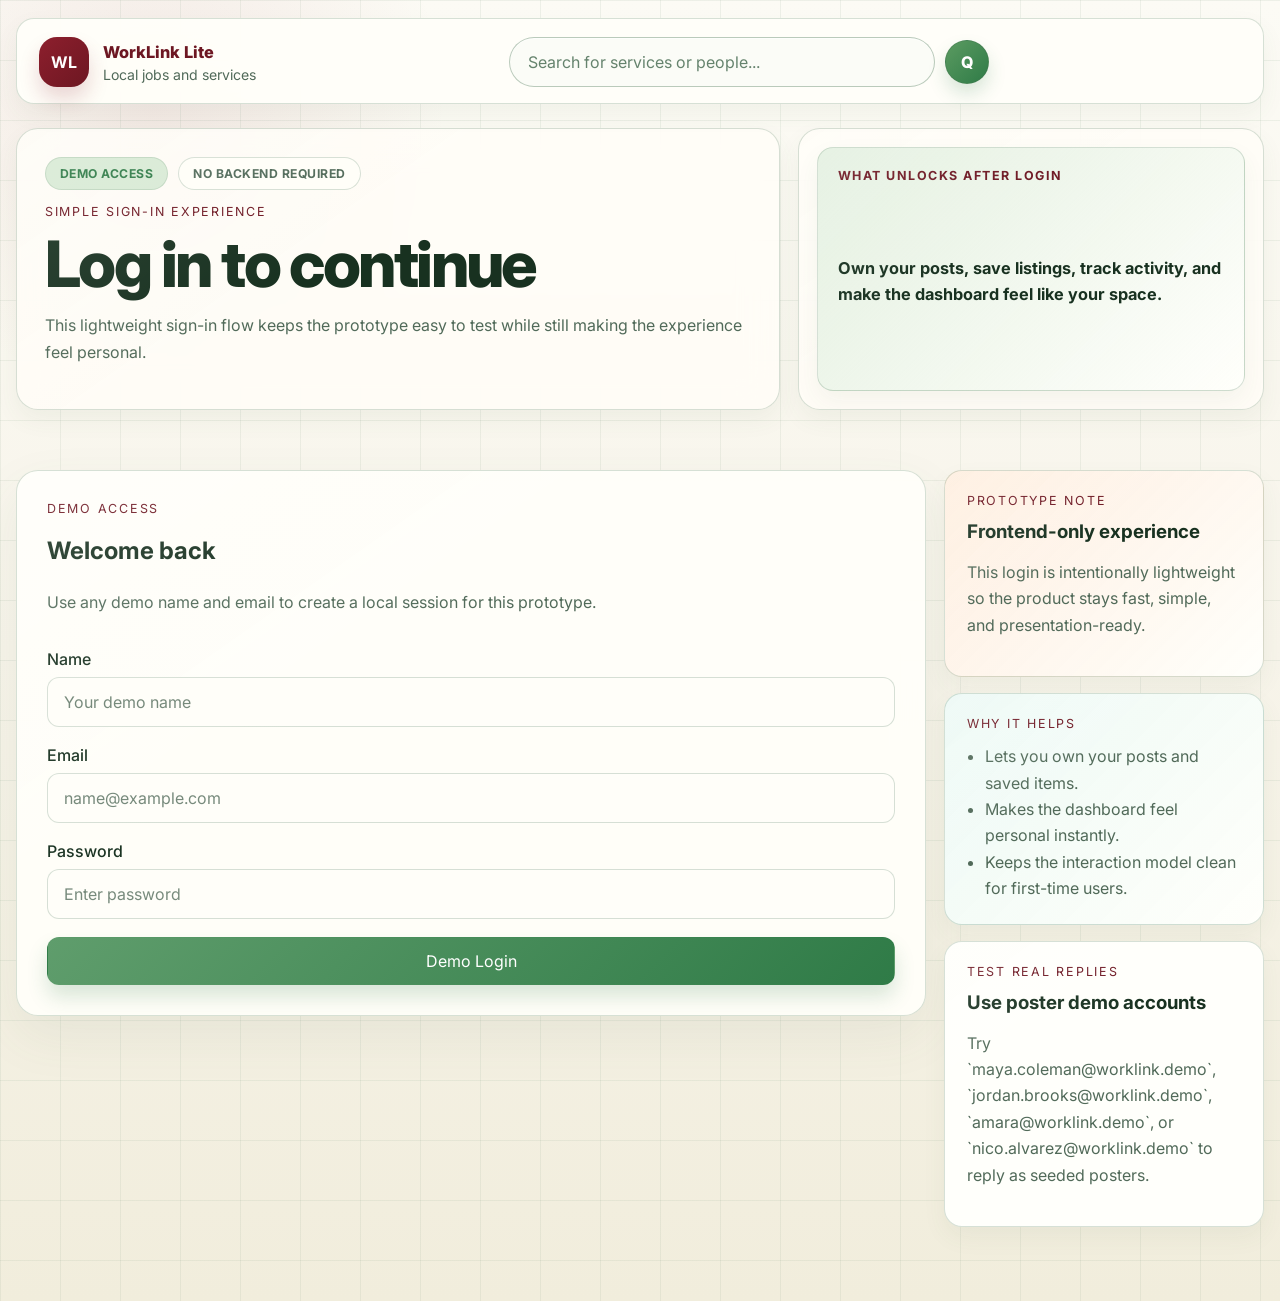
<file: login.html>
<!DOCTYPE html>
<html lang="en">
<head>
  <meta charset="UTF-8">
  <meta name="viewport" content="width=device-width, initial-scale=1.0">
  <title>WorkLink Lite | Login</title>
  <link rel="preconnect" href="https://fonts.googleapis.com">
  <link rel="preconnect" href="https://fonts.gstatic.com" crossorigin>
  <link href="https://fonts.googleapis.com/css2?family=Inter:wght@400;500;600;700;800&display=swap" rel="stylesheet">
  <link rel="stylesheet" href="styles.css">
</head>
<body>
  <div class="page-shell">
    <header class="site-header">
      <a class="brand" href="dashboard.html">
        <span class="brand-mark">WL</span>
        <span class="brand-copy">
          <strong>WorkLink Lite</strong>
          <span>Local jobs and services</span>
        </span>
      </a>
      <form class="header-search" action="#" method="get">
        <label class="header-search-field">
          <span class="sr-only">Search for services or people</span>
          <input class="header-search-input" type="search" placeholder="Search for services or people...">
        </label>
        <button class="header-search-button" type="submit" aria-label="Search">Q</button>
      </form>
     
    </header>

    

    <main class="page-main">
      <section class="page-hero page-hero-form">
        <div class="page-hero-copy">
          <div class="hero-badge-row">
            <span class="hero-badge">Demo access</span>
            <span class="hero-badge hero-badge-soft">No backend required</span>
          </div>
          <p class="eyebrow">Simple sign-in experience</p>
          <h1 class="page-title">Log in to continue</h1>
          <p class="lead">This lightweight sign-in flow keeps the prototype easy to test while still making the experience feel personal.</p>
        </div>
        <div class="page-hero-aside">
          <article class="hero-note hero-note-accent">
            <span class="hero-note-kicker">What unlocks after login</span>
            <strong>Own your posts, save listings, track activity, and make the dashboard feel like your space.</strong>
          </article>
        </div>
      </section>

      <section class="section-block form-shell">
        <form class="form-card form-card-elevated" data-login-form>
          <div class="form-card-head">
            <p class="eyebrow">Demo access</p>
            <h2>Welcome back</h2>
            <p class="section-copy">Use any demo name and email to create a local session for this prototype.</p>
          </div>

          <label class="field">
            <span>Name</span>
            <input class="input" name="name" type="text" placeholder="Your demo name" required>
          </label>
          <label class="field">
            <span>Email</span>
            <input class="input" name="email" type="email" placeholder="name@example.com" required>
          </label>
          <label class="field">
            <span>Password</span>
            <input class="input" name="password" type="password" placeholder="Enter password" required>
          </label>

          <button class="button button-primary" type="submit">Demo Login</button>
          <div class="notice is-hidden" data-form-notice></div>
        </form>

        <aside class="form-aside">
          <article class="support-card support-card-accent">
            <p class="eyebrow">Prototype note</p>
            <h3>Frontend-only experience</h3>
            <p class="section-copy">This login is intentionally lightweight so the product stays fast, simple, and presentation-ready.</p>
          </article>
          <article class="support-card support-card-soft">
            <p class="eyebrow">Why it helps</p>
            <ul class="panel-list">
              <li>Lets you own your posts and saved items.</li>
              <li>Makes the dashboard feel personal instantly.</li>
              <li>Keeps the interaction model clean for first-time users.</li>
            </ul>
          </article>
          <article class="support-card">
            <p class="eyebrow">Test real replies</p>
            <h3>Use poster demo accounts</h3>
            <p class="section-copy">Try `maya.coleman@worklink.demo`, `jordan.brooks@worklink.demo`, `amara@worklink.demo`, or `nico.alvarez@worklink.demo` to reply as seeded posters.</p>
          </article>
        </aside>
      </section>

    </main>
    </div>
  </div>

  <script src="script.js"></script>
</body>
</html>
</file>
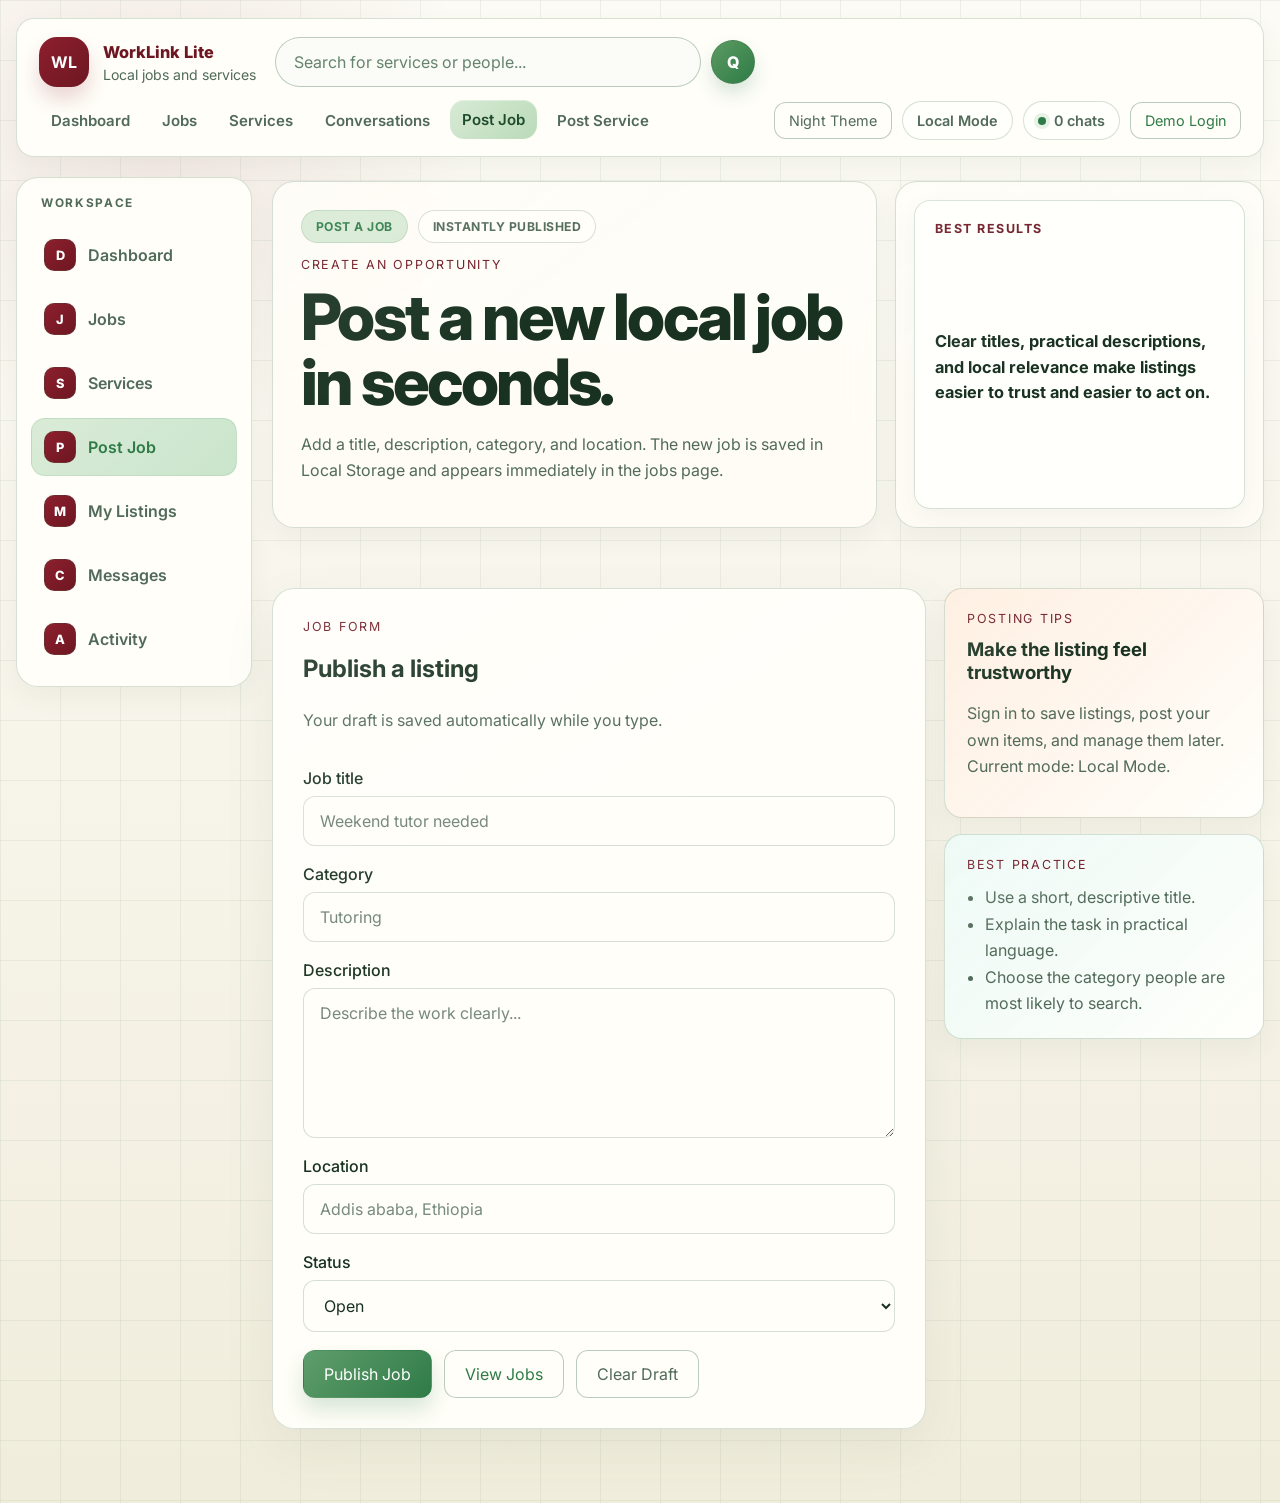
<file: post-job.html>
<!DOCTYPE html>
<html lang="en">
<head>
  <meta charset="UTF-8">
  <meta name="viewport" content="width=device-width, initial-scale=1.0">
  <title>WorkLink Lite | Post Job</title>
  <link rel="preconnect" href="https://fonts.googleapis.com">
  <link rel="preconnect" href="https://fonts.gstatic.com" crossorigin>
  <link href="https://fonts.googleapis.com/css2?family=Inter:wght@400;500;600;700;800&display=swap" rel="stylesheet">
  <link rel="stylesheet" href="styles.css">
</head>
<body>
  <div class="page-shell">
    <header class="site-header">
      <a class="brand" href="dashboard.html">
        <span class="brand-mark">WL</span>
        <span class="brand-copy">
          <strong>WorkLink Lite</strong>
          <span>Local jobs and services</span>
        </span>
      </a>
      <form class="header-search" action="#" method="get">
        <label class="header-search-field">
          <span class="sr-only">Search for services or people</span>
          <input class="header-search-input" type="search" placeholder="Search for services or people...">
        </label>
        <button class="header-search-button" type="submit" aria-label="Search">Q</button>
      </form>
      <nav class="main-nav">
        <a href="dashboard.html">Dashboard</a>
        <a href="jobs.html">Jobs</a>
        <a href="service.html">Services</a>
        <a href="conversations.html">Conversations</a>
        <a class="is-active" href="post-job.html">Post Job</a>
        <a href="post-service.html">Post Service</a>
      </nav>
      <div class="nav-account" data-nav-account></div>
    </header>

    <div class="app-shell">
      <aside class="app-sidebar">
        <p class="sidebar-label">Workspace</p>
        <nav class="sidebar-nav">
          <a href="dashboard.html"><span class="sidebar-icon">D</span><span>Dashboard</span></a>
          <a href="jobs.html"><span class="sidebar-icon">J</span><span>Jobs</span></a>
          <a href="service.html"><span class="sidebar-icon">S</span><span>Services</span></a>
          <a class="is-active" href="post-job.html"><span class="sidebar-icon">P</span><span>Post Job</span></a>
          <a href="dashboard.html#my-listings"><span class="sidebar-icon">M</span><span>My Listings</span></a>
          <a href="conversations.html"><span class="sidebar-icon">C</span><span>Messages</span></a>
          <a href="dashboard.html#activity"><span class="sidebar-icon">A</span><span>Activity</span></a>
        </nav>
      </aside>

    <main class="page-main">
      <section class="page-hero page-hero-form">
        <div class="page-hero-copy">
          <div class="hero-badge-row">
            <span class="hero-badge">Post a job</span>
            <span class="hero-badge hero-badge-soft">Instantly published</span>
          </div>
          <p class="eyebrow">Create an opportunity</p>
          <h1 class="page-title">Post a new local job in seconds.</h1>
          <p class="lead">
            Add a title, description, category, and location. The new job is saved in Local Storage and appears immediately in the jobs page.
          </p>
        </div>
        <div class="page-hero-aside">
          <article class="hero-note">
            <span class="hero-note-kicker">Best results</span>
            <strong>Clear titles, practical descriptions, and local relevance make listings easier to trust and easier to act on.</strong>
          </article>
        </div>
      </section>

      <section class="section-block form-shell">
        <form class="form-card form-card-elevated" data-form-type="job">
          <div class="form-card-head">
            <p class="eyebrow">Job form</p>
            <h2>Publish a listing</h2>
            <p class="section-copy">Your draft is saved automatically while you type.</p>
          </div>

          <div class="form-grid">
            <label class="field">
              <span>Job title</span>
              <input class="input" name="title" type="text" placeholder="Weekend tutor needed" required>
            </label>
            <label class="field">
              <span>Category</span>
              <input class="input" name="category" type="text" placeholder="Tutoring" required>
            </label>
            <label class="field field-full">
              <span>Description</span>
              <textarea class="textarea" name="description" rows="6" placeholder="Describe the work clearly..." required></textarea>
            </label>
            <label class="field">
              <span>Location</span>
              <input class="input" name="location" type="text" placeholder="Addis ababa, Ethiopia" required>
            </label>
            <label class="field">
              <span>Status</span>
              <select class="select" name="status" required>
                <option value="Open">Open</option>
                <option value="Closed">Closed</option>
              </select>
            </label>
          </div>

          <div class="inline-actions">
            <button class="button button-primary" type="submit">Publish Job</button>
            <a class="button button-secondary" href="jobs.html">View Jobs</a>
            <button class="button button-ghost" type="button" data-action="clear-draft">Clear Draft</button>
          </div>
          <div class="notice is-hidden" data-form-notice></div>
        </form>

        <aside class="form-aside">
          <article class="support-card support-card-accent">
            <p class="eyebrow">Posting tips</p>
            <h3>Make the listing feel trustworthy</h3>
            <p class="section-copy" data-auth-status>Sign in first to publish a job and manage it later.</p>
          </article>
          <article class="support-card support-card-soft">
            <p class="eyebrow">Best practice</p>
            <ul class="panel-list">
              <li>Use a short, descriptive title.</li>
              <li>Explain the task in practical language.</li>
              <li>Choose the category people are most likely to search.</li>
            </ul>
          </article>
        </aside>
      </section>

    </main>
    </div>
  </div>

  <script src="script.js"></script>
</body>
</html>
</file>
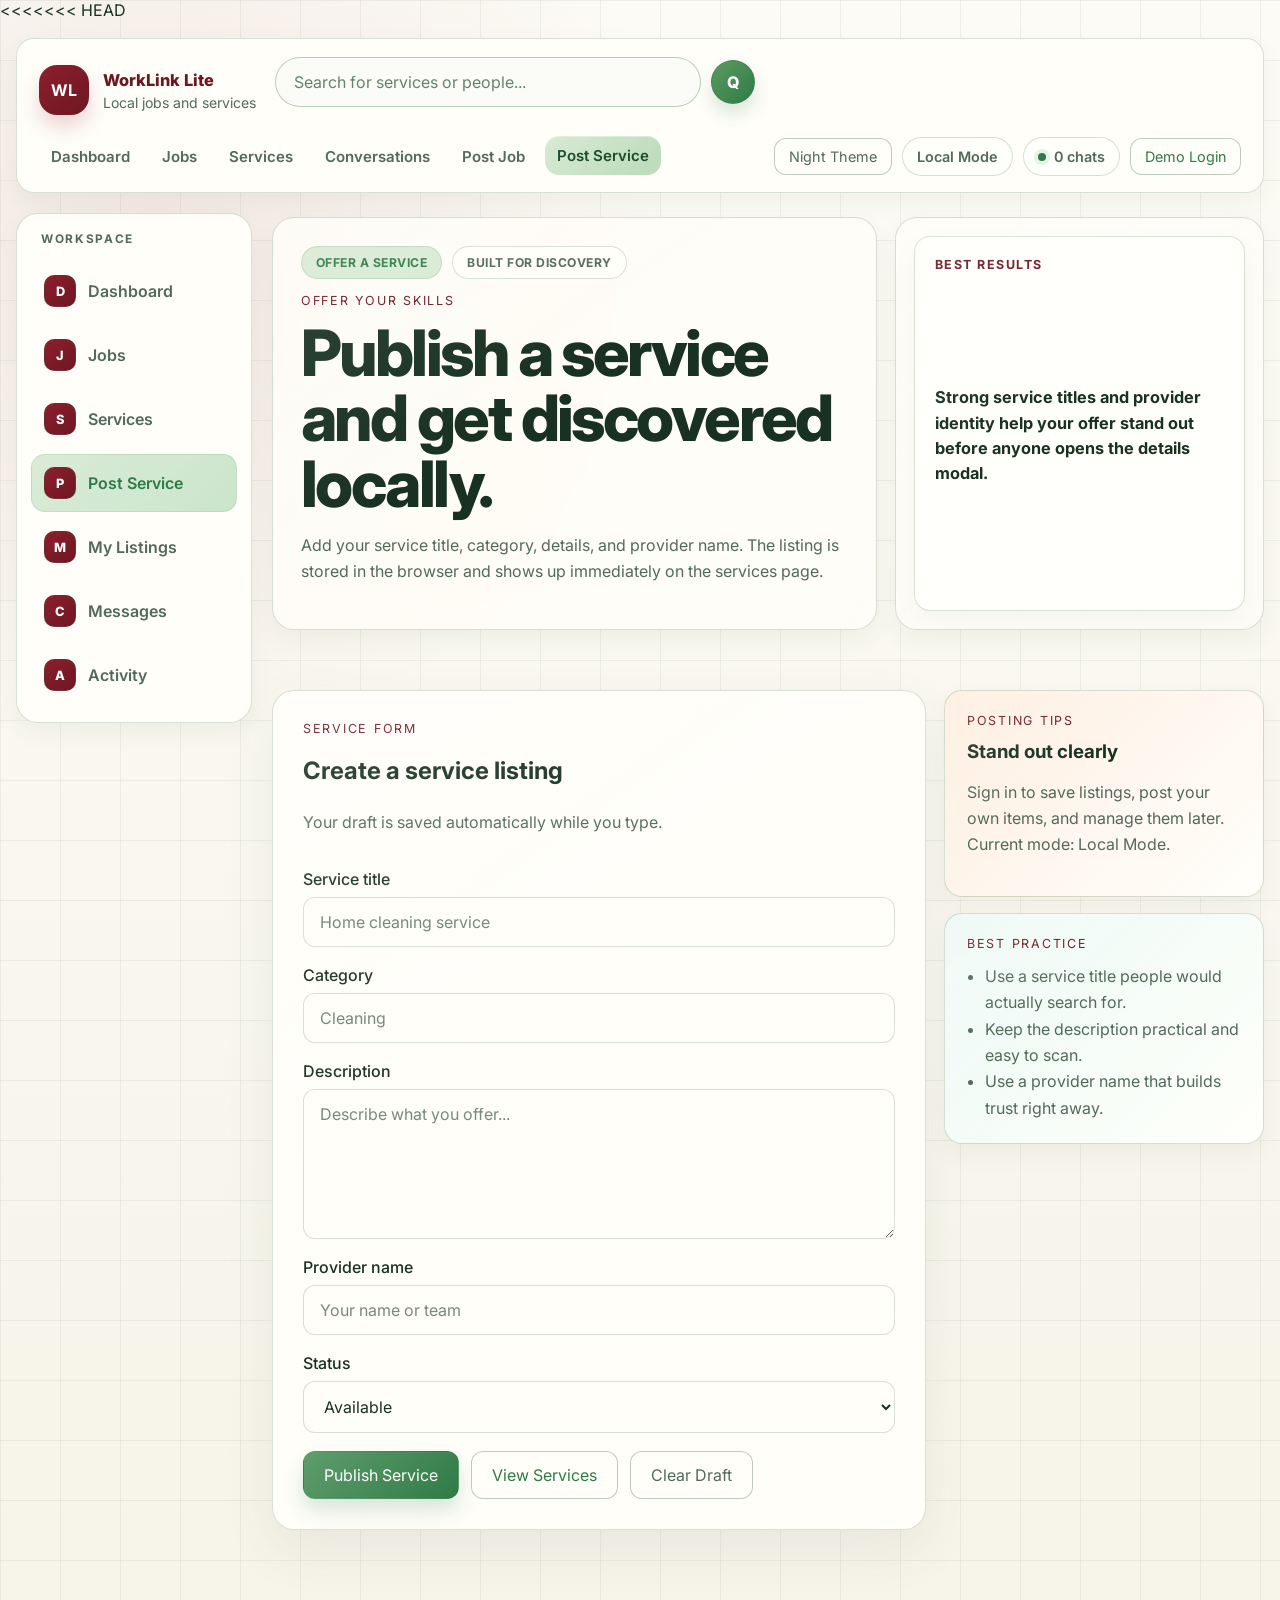
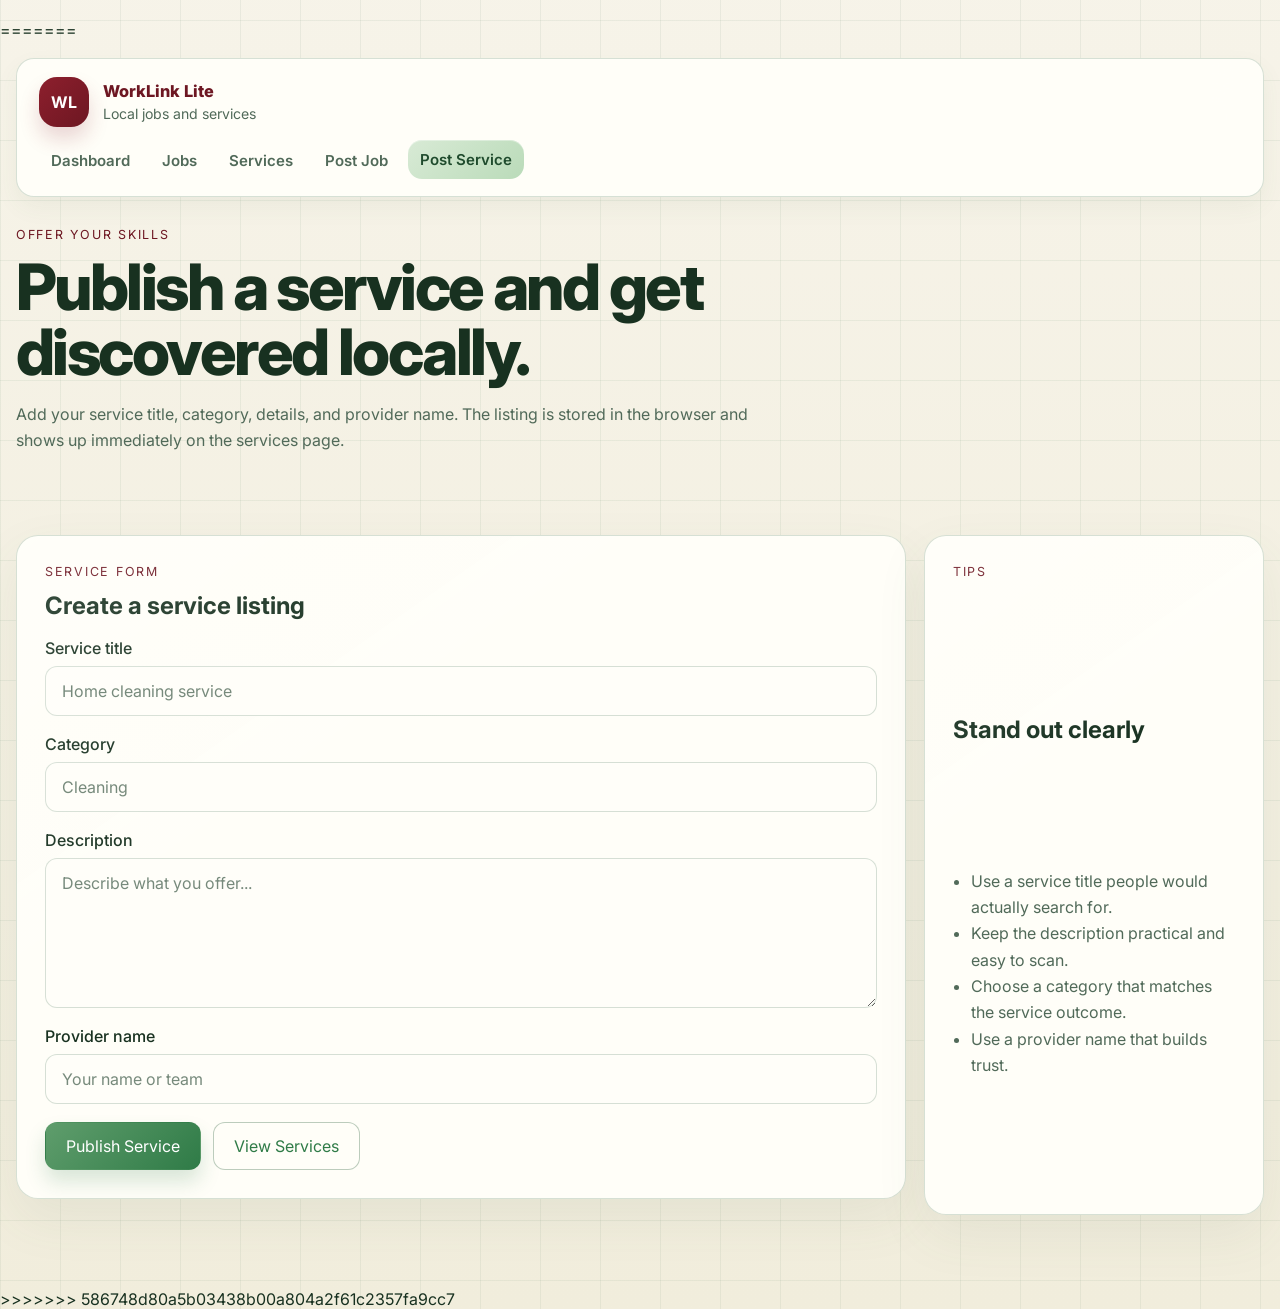
<file: post-service.html>
<<<<<<< HEAD
<!DOCTYPE html>
<html lang="en">
<head>
  <meta charset="UTF-8">
  <meta name="viewport" content="width=device-width, initial-scale=1.0">
  <title>WorkLink Lite | Post Service</title>
  <link rel="preconnect" href="https://fonts.googleapis.com">
  <link rel="preconnect" href="https://fonts.gstatic.com" crossorigin>
  <link href="https://fonts.googleapis.com/css2?family=Inter:wght@400;500;600;700;800&display=swap" rel="stylesheet">
  <link rel="stylesheet" href="styles.css">
</head>
<body>
  <div class="page-shell">
    <header class="site-header">
      <a class="brand" href="dashboard.html">
        <span class="brand-mark">WL</span>
        <span class="brand-copy">
          <strong>WorkLink Lite</strong>
          <span>Local jobs and services</span>
        </span>
      </a>
      <form class="header-search" action="#" method="get">
        <label class="header-search-field">
          <span class="sr-only">Search for services or people</span>
          <input class="header-search-input" type="search" placeholder="Search for services or people...">
        </label>
        <button class="header-search-button" type="submit" aria-label="Search">Q</button>
      </form>
      <nav class="main-nav">
        <a href="dashboard.html">Dashboard</a>
        <a href="jobs.html">Jobs</a>
        <a href="service.html">Services</a>
        <a href="conversations.html">Conversations</a>
        <a href="post-job.html">Post Job</a>
        <a class="is-active" href="post-service.html">Post Service</a>
      </nav>
      <div class="nav-account" data-nav-account></div>
    </header>

    <div class="app-shell">
      <aside class="app-sidebar">
        <p class="sidebar-label">Workspace</p>
        <nav class="sidebar-nav">
          <a href="dashboard.html"><span class="sidebar-icon">D</span><span>Dashboard</span></a>
          <a href="jobs.html"><span class="sidebar-icon">J</span><span>Jobs</span></a>
          <a href="service.html"><span class="sidebar-icon">S</span><span>Services</span></a>
          <a class="is-active" href="post-service.html"><span class="sidebar-icon">P</span><span>Post Service</span></a>
          <a href="dashboard.html#my-listings"><span class="sidebar-icon">M</span><span>My Listings</span></a>
          <a href="conversations.html"><span class="sidebar-icon">C</span><span>Messages</span></a>
          <a href="dashboard.html#activity"><span class="sidebar-icon">A</span><span>Activity</span></a>
        </nav>
      </aside>

    <main class="page-main">
      <section class="page-hero page-hero-form">
        <div class="page-hero-copy">
          <div class="hero-badge-row">
            <span class="hero-badge">Offer a service</span>
            <span class="hero-badge hero-badge-soft">Built for discovery</span>
          </div>
          <p class="eyebrow">Offer your skills</p>
          <h1 class="page-title">Publish a service and get discovered locally.</h1>
          <p class="lead">
            Add your service title, category, details, and provider name. The listing is stored in the browser and shows up immediately on the services page.
          </p>
        </div>
        <div class="page-hero-aside">
          <article class="hero-note">
            <span class="hero-note-kicker">Best results</span>
            <strong>Strong service titles and provider identity help your offer stand out before anyone opens the details modal.</strong>
          </article>
        </div>
      </section>

      <section class="section-block form-shell">
        <form class="form-card form-card-elevated" data-form-type="service">
          <div class="form-card-head">
            <p class="eyebrow">Service form</p>
            <h2>Create a service listing</h2>
            <p class="section-copy">Your draft is saved automatically while you type.</p>
          </div>

          <div class="form-grid">
            <label class="field">
              <span>Service title</span>
              <input class="input" name="title" type="text" placeholder="Home cleaning service" required>
            </label>
            <label class="field">
              <span>Category</span>
              <input class="input" name="category" type="text" placeholder="Cleaning" required>
            </label>
            <label class="field field-full">
              <span>Description</span>
              <textarea class="textarea" name="description" rows="6" placeholder="Describe what you offer..." required></textarea>
            </label>
            <label class="field">
              <span>Provider name</span>
              <input class="input" name="provider" type="text" placeholder="Your name or team" required>
            </label>
            <label class="field">
              <span>Status</span>
              <select class="select" name="status" required>
                <option value="Available">Available</option>
                <option value="Paused">Paused</option>
              </select>
            </label>
          </div>

          <div class="inline-actions">
            <button class="button button-primary" type="submit">Publish Service</button>
            <a class="button button-secondary" href="service.html">View Services</a>
            <button class="button button-ghost" type="button" data-action="clear-draft">Clear Draft</button>
          </div>
          <div class="notice is-hidden" data-form-notice></div>
        </form>

        <aside class="form-aside">
          <article class="support-card support-card-accent">
            <p class="eyebrow">Posting tips</p>
            <h3>Stand out clearly</h3>
            <p class="section-copy" data-auth-status>Sign in first to publish a service and edit it later.</p>
          </article>
          <article class="support-card support-card-soft">
            <p class="eyebrow">Best practice</p>
            <ul class="panel-list">
              <li>Use a service title people would actually search for.</li>
              <li>Keep the description practical and easy to scan.</li>
              <li>Use a provider name that builds trust right away.</li>
            </ul>
          </article>
        </aside>
      </section>

    </main>
    </div>
  </div>

  <script src="script.js"></script>
</body>
</html>
=======
<!DOCTYPE html>
<html lang="en">
<head>
 <meta charset="UTF-8">
 <meta name="viewport" content="width=device-width, initial-scale=1.0">
 <title>WorkLink Lite | Post Service</title>
 <link rel="preconnect" href="https://fonts.googleapis.com">
 <link rel="preconnect" href="https://fonts.gstatic.com" crossorigin>
 <link href="https://fonts.googleapis.com/css2?family=Space+Grotesk:wght@400;500;700&family=Instrument+Serif:ital@0;1&display=swap" rel="stylesheet">
 <link rel="stylesheet" href="styles.css">
</head>
<body>
 <div class="page-shell">
   <header class="site-header">
     <a class="brand" href="dashboard.html">
       <span class="brand-mark">WL</span>
       <span class="brand-copy">
         <strong>WorkLink Lite</strong>
         <span>Local jobs and services</span>
       </span>
     </a>
     <nav class="main-nav">
       <a href="dashboard.html">Dashboard</a>
       <a href="jobs.html">Jobs</a>
       <a href="service.html">Services</a>
       <a href="post-job.html">Post Job</a>
       <a class="is-active" href="post-service.html">Post Service</a>
     </nav>
   </header>

   <main>
     <section class="section-block">
       <div class="section-head">
         <p class="eyebrow">Offer your skills</p>
         <h1 class="page-title">Publish a service and get discovered locally.</h1>
         <p class="lead">
           Add your service title, category, details, and provider name. The listing is stored in the browser and shows up immediately on the services page.
         </p>
       </div>
     </section>

     <section class="section-block form-layout">
       <form class="form-card" data-form-type="service">
         <div>
           <p class="eyebrow">Service form</p>
           <h2>Create a service listing</h2>
         </div>

         <div class="form-grid">
           <label class="field">
             <span>Service title</span>
             <input class="input" name="title" type="text" placeholder="Home cleaning service" required>
           </label>
           <label class="field">
             <span>Category</span>
             <input class="input" name="category" type="text" placeholder="Cleaning" required>
           </label>
           <label class="field field-full">
             <span>Description</span>
             <textarea class="textarea" name="description" rows="6" placeholder="Describe what you offer..." required></textarea>
           </label>
           <label class="field">
             <span>Provider name</span>
             <input class="input" name="provider" type="text" placeholder="Your name or team" required>
           </label>
         </div>

         <div class="inline-actions">
           <button class="button button-primary" type="submit">Publish Service</button>
           <a class="button button-secondary" href="service.html">View Services</a>
         </div>
         <div class="notice is-hidden" data-form-notice></div>
       </form>

       <aside class="panel-card">
         <p class="eyebrow">Tips</p>
         <h2>Stand out clearly</h2>
         <ul class="panel-list">
           <li>Use a service title people would actually search for.</li>
           <li>Keep the description practical and easy to scan.</li>
           <li>Choose a category that matches the service outcome.</li>
           <li>Use a provider name that builds trust.</li>
         </ul>
       </aside>
     </section>
   </main>
 </div>

 <script src="script.js"></script>
</body>
</html>
>>>>>>> 586748d80a5b03438b00a804a2f61c2357fa9cc7
</file>
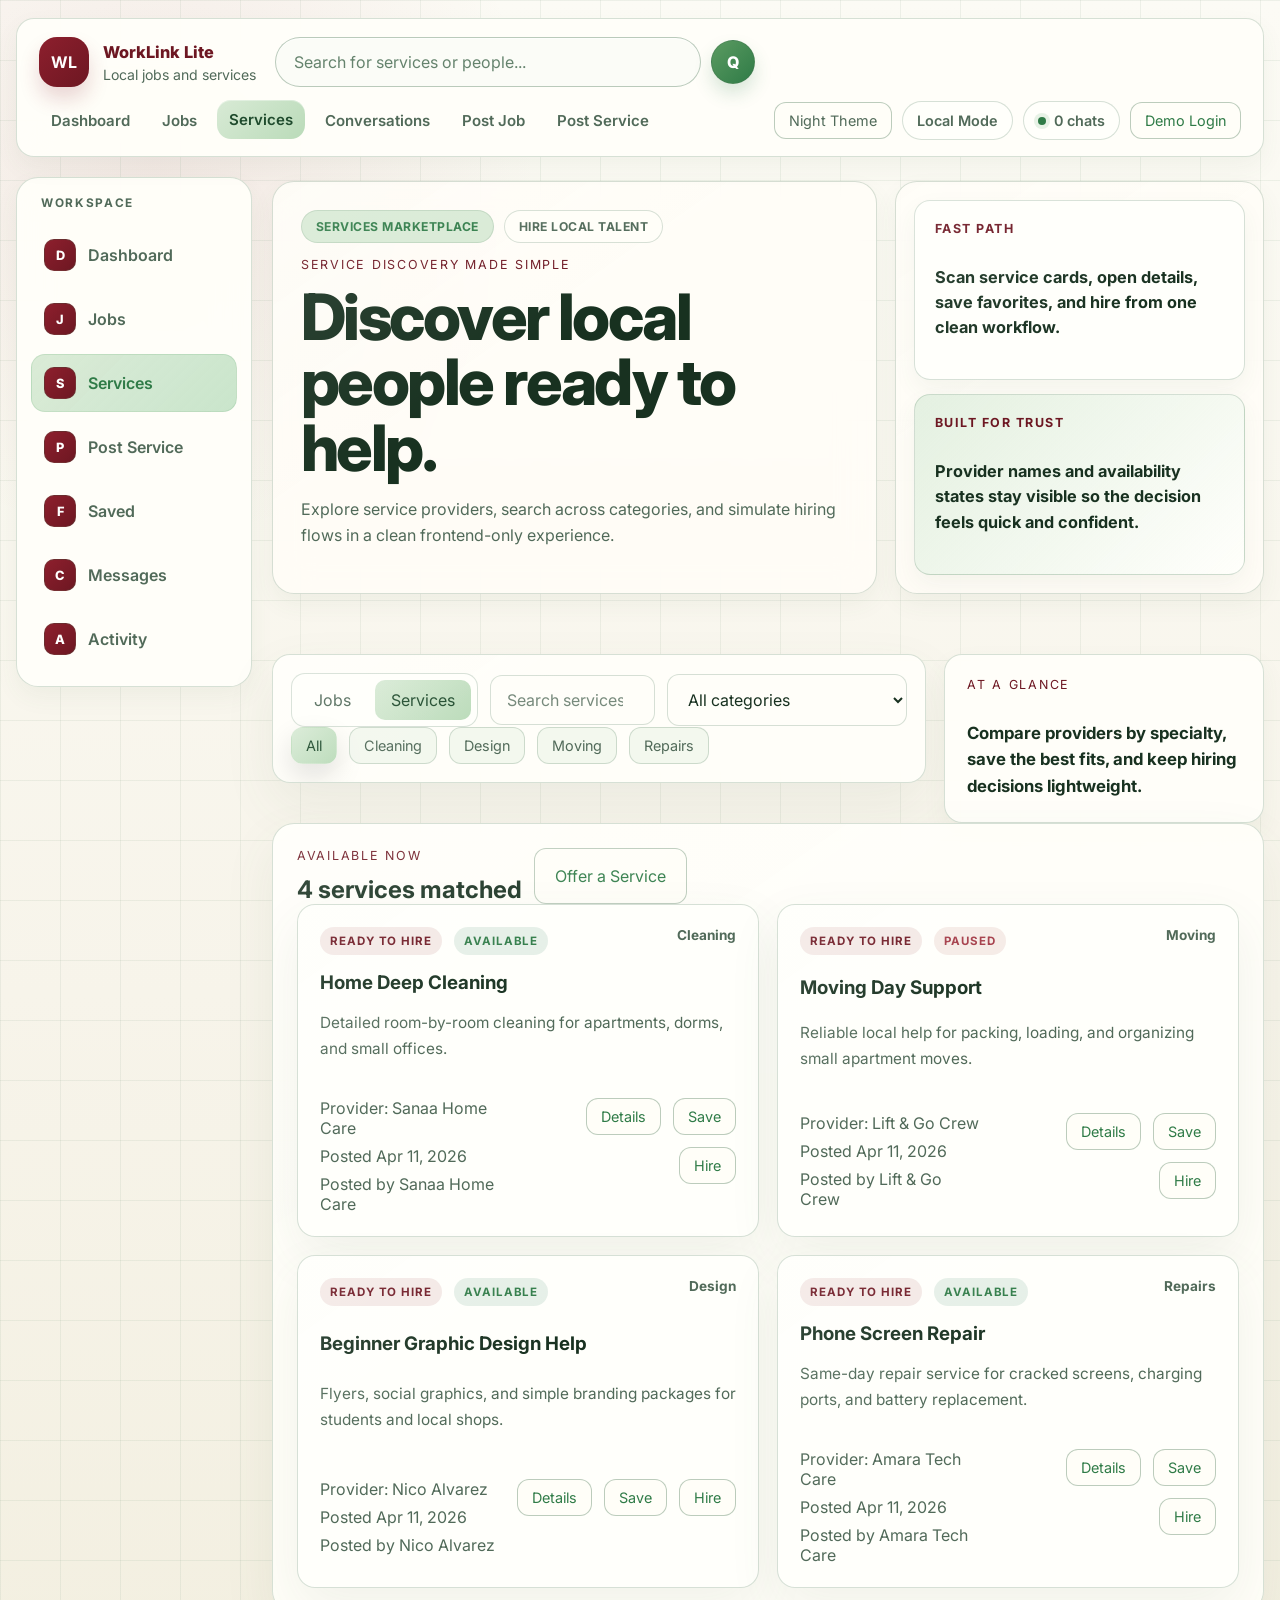
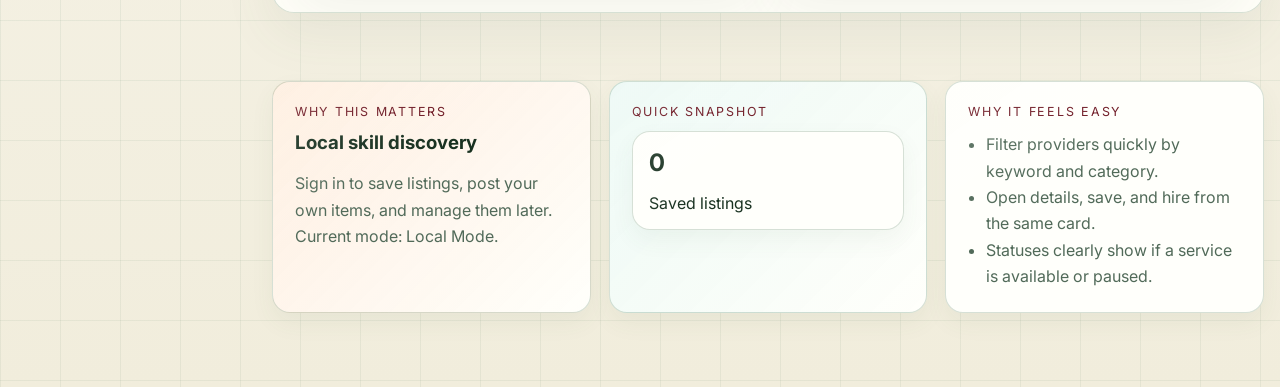
<file: service.html>
<!DOCTYPE html>
<html lang="en">
<head>
  <meta charset="UTF-8">
  <meta name="viewport" content="width=device-width, initial-scale=1.0">
  <title>WorkLink Lite | Services</title>
  <link rel="preconnect" href="https://fonts.googleapis.com">
  <link rel="preconnect" href="https://fonts.gstatic.com" crossorigin>
  <link href="https://fonts.googleapis.com/css2?family=Inter:wght@400;500;600;700;800&display=swap" rel="stylesheet">
  <link rel="stylesheet" href="styles.css">
</head>
<body>
  <div class="page-shell">
    <header class="site-header">
      <a class="brand" href="dashboard.html">
        <span class="brand-mark">WL</span>
        <span class="brand-copy">
          <strong>WorkLink Lite</strong>
          <span>Local jobs and services</span>
        </span>
      </a>
      <form class="header-search" action="#" method="get">
        <label class="header-search-field">
          <span class="sr-only">Search for services or people</span>
          <input class="header-search-input" type="search" placeholder="Search for services or people...">
        </label>
        <button class="header-search-button" type="submit" aria-label="Search">Q</button>
      </form>
      <nav class="main-nav">
        <a href="dashboard.html">Dashboard</a>
        <a href="jobs.html">Jobs</a>
        <a class="is-active" href="service.html">Services</a>
        <a href="conversations.html">Conversations</a>
        <a href="post-job.html">Post Job</a>
        <a href="post-service.html">Post Service</a>
      </nav>
      <div class="nav-account" data-nav-account></div>
    </header>

    <div class="app-shell">
      <aside class="app-sidebar">
        <p class="sidebar-label">Workspace</p>
        <nav class="sidebar-nav">
          <a href="dashboard.html"><span class="sidebar-icon">D</span><span>Dashboard</span></a>
          <a href="jobs.html"><span class="sidebar-icon">J</span><span>Jobs</span></a>
          <a class="is-active" href="service.html"><span class="sidebar-icon">S</span><span>Services</span></a>
          <a href="post-service.html"><span class="sidebar-icon">P</span><span>Post Service</span></a>
          <a href="dashboard.html#saved"><span class="sidebar-icon">F</span><span>Saved</span></a>
          <a href="conversations.html"><span class="sidebar-icon">C</span><span>Messages</span></a>
          <a href="dashboard.html#activity"><span class="sidebar-icon">A</span><span>Activity</span></a>
        </nav>
      </aside>

    <main class="page-main" data-listing-page="services">
      <section class="page-hero page-hero-listing">
        <div class="page-hero-copy">
          <div class="hero-badge-row">
            <span class="hero-badge">Services marketplace</span>
            <span class="hero-badge hero-badge-soft">Hire local talent</span>
          </div>
          <p class="eyebrow">Service discovery made simple</p>
          <h1 class="page-title">Discover local people ready to help.</h1>
          <p class="lead">
            Explore service providers, search across categories, and simulate hiring flows in a clean frontend-only experience.
          </p>
        </div>
        <div class="page-hero-aside">
          <article class="hero-note">
            <span class="hero-note-kicker">Fast path</span>
            <strong>Scan service cards, open details, save favorites, and hire from one clean workflow.</strong>
          </article>
          <article class="hero-note hero-note-accent">
            <span class="hero-note-kicker">Built for trust</span>
            <strong>Provider names and availability states stay visible so the decision feels quick and confident.</strong>
          </article>
        </div>
      </section>

      <section class="section-block">
        <div class="search-shell">
          <div class="search-bar">
            <div class="toolbar">
              <div class="tab-row">
                <a href="jobs.html">Jobs</a>
                <a class="is-active" href="service.html">Services</a>
              </div>
              <label>
                <span class="sr-only">Search services</span>
                <input class="input" data-search-input type="search" placeholder="Search services by title, category, description, or provider">
              </label>
              <label>
                <span class="sr-only">Filter services by category</span>
                <select class="select" data-category-select>
                  <option value="all">All categories</option>
                </select>
              </label>
            </div>
            <div class="chip-row" data-category-shortcuts></div>
          </div>
          <aside class="search-sidecard">
            <p class="eyebrow">At a glance</p>
            <strong>Compare providers by specialty, save the best fits, and keep hiring decisions lightweight.</strong>
          </aside>
        </div>

        <div class="notice is-hidden" data-notice></div>

        <div class="surface-card listing-shell">
          <div class="inline-actions">
            <div>
              <p class="eyebrow">Available now</p>
              <h2><span data-result-count>0</span> services matched</h2>
            </div>
            <a class="button button-secondary" href="post-service.html">Offer a Service</a>
          </div>
          <div class="listing-grid" data-listing-grid></div>
          <div class="empty-state" data-empty-state hidden>
            <h3>No services found</h3>
            <p>Try another search term or category, or publish a new service offer.</p>
          </div>
        </div>
      </section>

      <section class="section-block">
        <div class="support-grid">
          <article class="support-card support-card-accent">
            <p class="eyebrow">Why this matters</p>
            <h3>Local skill discovery</h3>
            <p class="section-copy" data-auth-status>Sign in to save services and manage the ones you publish.</p>
          </article>
          <article class="support-card support-card-soft">
            <p class="eyebrow">Quick snapshot</p>
            <div class="compact-metric">
              <strong data-stat="saved">0</strong>
              <span>Saved listings</span>
            </div>
          </article>
          <article class="support-card">
            <p class="eyebrow">Why it feels easy</p>
            <ul class="panel-list">
              <li>Filter providers quickly by keyword and category.</li>
              <li>Open details, save, and hire from the same card.</li>
              <li>Statuses clearly show if a service is available or paused.</li>
            </ul>
          </article>
        </div>
      </section>
    </main>
    </div>
  </div>

  <script src="script.js"></script>
</body>
</html>
</file>
<file: styles.css>
:root {
  --bg: #f7f4ea;
  --bg-soft: #f1eddc;
  --bg-deep: #e8e2cf;
  --surface: rgba(255, 253, 247, 0.88);
  --surface-strong: rgba(255, 254, 249, 0.96);
  --surface-raised: rgba(255, 255, 251, 0.98);
  --card: rgba(255, 255, 251, 0.98);
  --card-hover: #fffef8;
  --text: #183120;
  --muted: #516a59;
  --line: rgba(69, 114, 82, 0.22);
  --line-strong: rgba(69, 114, 82, 0.36);
  --accent: #8d1f2d;
  --accent-strong: #6d1722;
  --accent-soft: rgba(141, 31, 45, 0.08);
  --accent-pale: rgba(141, 31, 45, 0.1);
  --accent-glow: rgba(141, 31, 45, 0.08);
  --secondary: #7bb785;
  --secondary-strong: #2f7b47;
  --secondary-pale: rgba(123, 183, 133, 0.18);
  --warning: #be8a2f;
  --success: #2f7b47;
  --danger: #a33a46;
  --input-bg: #fffef9;
  --chip-bg: rgba(242, 248, 238, 0.92);
  --chip-active-bg: linear-gradient(135deg, #d8ead5, #badbb9);
  --chip-active-text: #1f4b2d;
  --shadow: 0 20px 52px rgba(71, 97, 75, 0.08);
  --shadow-soft: 0 10px 24px rgba(71, 97, 75, 0.06);
  --radius-xl: 22px;
  --radius-lg: 18px;
  --radius-md: 14px;
  --radius-sm: 10px;
  --max-width: 1420px;
}

body.theme-night {
  --bg: #102117;
  --bg-soft: #162d1f;
  --bg-deep: #1d3728;
  --surface: rgba(16, 33, 23, 0.82);
  --surface-strong: rgba(18, 38, 26, 0.94);
  --surface-raised: rgba(22, 46, 31, 0.98);
  --card: rgba(22, 46, 31, 0.98);
  --card-hover: rgba(28, 56, 38, 1);
  --text: #eef7ef;
  --muted: #b6cbb8;
  --line: rgba(181, 218, 186, 0.18);
  --line-strong: rgba(181, 218, 186, 0.32);
  --accent: #e67d88;
  --accent-strong: #ffc5cb;
  --accent-soft: rgba(230, 125, 136, 0.14);
  --accent-pale: rgba(230, 125, 136, 0.14);
  --accent-glow: rgba(230, 125, 136, 0.08);
  --secondary: #8dc497;
  --secondary-strong: #d4f0d8;
  --secondary-pale: rgba(141, 196, 151, 0.16);
  --warning: #d6ab5b;
  --success: #8dc497;
  --danger: #f2a4ab;
  --input-bg: rgba(13, 25, 18, 0.86);
  --chip-bg: rgba(26, 49, 34, 0.96);
  --chip-active-bg: linear-gradient(135deg, #5f9d6c, #8dc497);
  --chip-active-text: #0f2417;
  --shadow: 0 22px 54px rgba(5, 15, 9, 0.34);
  --shadow-soft: 0 10px 28px rgba(5, 15, 9, 0.22);
}

* {
  box-sizing: border-box;
}

html {
  scroll-behavior: smooth;
}

body {
  margin: 0;
  min-height: 100vh;
  font-family: "Inter", system-ui, sans-serif;
  color: var(--text);
  background:
    linear-gradient(rgba(132, 163, 137, 0.12) 1px, transparent 1px),
    linear-gradient(90deg, rgba(132, 163, 137, 0.12) 1px, transparent 1px),
    radial-gradient(circle at 12% 8%, rgba(141, 31, 45, 0.08), transparent 18%),
    linear-gradient(180deg, #fcfbf5 0%, var(--bg) 50%, var(--bg-soft) 100%);
  background-size: 60px 60px, 60px 60px, auto, auto;
}

body.theme-night {
  background:
    linear-gradient(rgba(141, 196, 151, 0.06) 1px, transparent 1px),
    linear-gradient(90deg, rgba(141, 196, 151, 0.06) 1px, transparent 1px),
    radial-gradient(circle at 12% 8%, rgba(230, 125, 136, 0.1), transparent 18%),
    linear-gradient(180deg, #112116 0%, var(--bg-soft) 44%, #0f1b13 100%);
  background-size: 60px 60px, 60px 60px, auto, auto;
}

body::before {
  content: "";
  position: fixed;
  inset: 0;
  pointer-events: none;
  background: radial-gradient(circle at bottom right, rgba(123, 183, 133, 0.08), transparent 24%);
  mask-image: linear-gradient(180deg, rgba(0, 0, 0, 0.22), transparent 80%);
}

img {
  max-width: 100%;
  display: block;
}

a {
  color: inherit;
}

button,
input,
select,
textarea {
  font: inherit;
}

.sr-only {
  position: absolute;
  width: 1px;
  height: 1px;
  padding: 0;
  margin: -1px;
  overflow: hidden;
  clip: rect(0, 0, 0, 0);
  border: 0;
}

.page-shell {
  width: min(calc(100% - 32px), var(--max-width));
  margin: 0 auto;
  padding: 18px 0 44px;
  position: relative;
  z-index: 1;
}

.app-shell {
  display: grid;
  grid-template-columns: 236px minmax(0, 1fr);
  gap: 20px;
  align-items: start;
}

.page-main {
  display: grid;
  gap: 8px;
}

.site-header {
  display: grid;
  grid-template-columns: auto minmax(280px, 480px) auto;
  align-items: center;
  gap: 14px 18px;
  padding: 18px 22px 16px;
  margin-bottom: 20px;
  position: sticky;
  top: 12px;
  z-index: 20;
  border-radius: 18px;
  border: 1px solid var(--line);
  background: var(--surface-strong);
  box-shadow: var(--shadow-soft);
  backdrop-filter: blur(22px);
}

.brand {
  display: inline-flex;
  align-items: center;
  gap: 14px;
  text-decoration: none;
}

.brand-mark {
  width: 50px;
  height: 50px;
  display: grid;
  place-items: center;
  border-radius: 18px;
  background: linear-gradient(135deg, var(--accent), var(--accent-strong));
  color: #fff;
  font-weight: 700;
  box-shadow: 0 12px 20px rgba(141, 31, 45, 0.18);
}

.brand-copy {
  display: grid;
  gap: 4px;
}

.brand-copy strong {
  font-size: 1.02rem;
  font-weight: 800;
  color: var(--accent-strong);
}

.brand-copy span {
  font-size: 0.88rem;
  color: var(--muted);
}

.header-search {
  display: flex;
  align-items: center;
  gap: 10px;
  width: 100%;
  min-width: 0;
}

.header-search-field {
  flex: 1;
}

.header-search-input {
  width: 100%;
  height: 50px;
  border-radius: 999px;
  border: 1px solid var(--line-strong);
  background: #fbfcf7;
  padding: 0 18px;
  color: var(--secondary-strong);
  box-shadow: inset 0 1px 0 rgba(255, 255, 255, 0.65);
}

.header-search-input::placeholder {
  color: #65836d;
}

.header-search-button {
  width: 44px;
  height: 44px;
  border-radius: 999px;
  border: 1px solid var(--line-strong);
  background: linear-gradient(135deg, #5b9b61, #2f7b47);
  color: #fff;
  cursor: pointer;
  font-weight: 800;
  box-shadow: 0 10px 18px rgba(47, 123, 71, 0.18);
}

.main-nav {
  display: flex;
  align-items: center;
  gap: 8px;
  flex-wrap: wrap;
  grid-column: 1 / span 2;
}

.main-nav a {
  text-decoration: none;
  padding: 10px 12px;
  border-radius: 14px;
  color: var(--muted);
  font-size: 0.94rem;
  font-weight: 600;
  transition: background 180ms ease, color 180ms ease, transform 180ms ease, box-shadow 180ms ease;
}

.main-nav a:hover,
.main-nav a:focus-visible,
.main-nav a.is-active {
  background: var(--chip-active-bg);
  color: var(--chip-active-text);
  transform: translateY(-1px);
  box-shadow: inset 0 1px 0 rgba(255, 255, 255, 0.35);
}

.nav-account {
  display: flex;
  align-items: center;
  gap: 10px;
  flex-wrap: wrap;
  justify-content: flex-end;
}

.nav-account .button {
  min-width: auto;
}

.auth-chip {
  display: inline-flex;
  align-items: center;
  gap: 8px;
  padding: 10px 14px;
  border-radius: 999px;
  background: var(--surface-raised);
  border: 1px solid var(--line);
  color: var(--muted);
  font-size: 0.9rem;
  font-weight: 600;
}

.auth-chip-link {
  text-decoration: none;
}

.auth-chip-dot {
  width: 8px;
  height: 8px;
  border-radius: 999px;
  background: var(--secondary-strong);
  box-shadow: 0 0 0 4px var(--secondary-pale);
}

.app-sidebar {
  position: sticky;
  top: 104px;
  display: grid;
  gap: 16px;
  padding: 18px 14px;
  border-radius: var(--radius-xl);
  border: 1px solid var(--line);
  background: var(--surface-strong);
  box-shadow: var(--shadow-soft);
  backdrop-filter: blur(18px);
}

.sidebar-label {
  margin: 0;
  padding: 0 10px;
  color: var(--muted);
  font-size: 0.74rem;
  font-weight: 700;
  letter-spacing: 0.14em;
  text-transform: uppercase;
}

.sidebar-nav {
  display: grid;
  gap: 6px;
}

.sidebar-nav a {
  display: flex;
  align-items: center;
  gap: 12px;
  padding: 12px 12px;
  border-radius: 14px;
  text-decoration: none;
  color: var(--muted);
  font-weight: 600;
  transition: background 180ms ease, color 180ms ease, transform 180ms ease, border-color 180ms ease;
  border: 1px solid transparent;
}

.sidebar-nav a:hover,
.sidebar-nav a:focus-visible {
  color: var(--text);
  background: var(--surface-raised);
  border-color: var(--line);
  transform: translateX(2px);
}

.sidebar-nav a.is-active {
  color: var(--secondary-strong);
  background: linear-gradient(135deg, rgba(216, 234, 213, 0.94), rgba(193, 225, 196, 0.86));
  border-color: rgba(123, 183, 133, 0.22);
}

.sidebar-icon {
  width: 32px;
  height: 32px;
  display: grid;
  place-items: center;
  border-radius: 10px;
  background: linear-gradient(135deg, var(--accent), var(--accent-strong));
  border: 1px solid var(--line);
  font-size: 0.8rem;
  font-weight: 800;
  color: #fff;
  flex-shrink: 0;
}

.button {
  border: 1px solid transparent;
  border-radius: 12px;
  padding: 13px 20px;
  display: inline-flex;
  align-items: center;
  justify-content: center;
  gap: 10px;
  text-decoration: none;
  cursor: pointer;
  transition: transform 180ms ease, background 180ms ease, color 180ms ease, border-color 180ms ease, box-shadow 180ms ease;
}

.button:hover,
.button:focus-visible {
  transform: translateY(-2px);
  box-shadow: 0 12px 22px rgba(47, 123, 71, 0.12);
}

.button-primary {
  background: linear-gradient(135deg, #5f9d6c, #2f7b47);
  color: #fff;
  box-shadow: 0 12px 20px rgba(47, 123, 71, 0.18);
}

.button-secondary {
  background: #fffef8;
  color: var(--secondary-strong);
  border-color: var(--line-strong);
}

.button-ghost {
  background: #fffef8;
  color: var(--muted);
  border-color: var(--line-strong);
}

.button-small {
  padding: 9px 14px;
  font-size: 0.9rem;
  min-width: auto;
}

.button-danger {
  background: rgba(163, 58, 70, 0.08);
  color: var(--danger);
  border-color: rgba(163, 58, 70, 0.2);
}

.hero,
.stats-grid,
.feature-grid,
.dashboard-grid,
.split-layout,
.listing-grid,
.form-layout,
.quick-grid,
.metric-grid,
.support-grid,
.hero-split,
.form-grid,
.profile-grid,
.mini-card-grid {
  display: grid;
  gap: 18px;
}

.hero {
  grid-template-columns: minmax(0, 1.2fr) minmax(0, 0.9fr);
  align-items: stretch;
  padding: 4px 0 28px;
}

.hero-home {
  padding-top: 2px;
}

.page-hero {
  display: grid;
  grid-template-columns: minmax(0, 1.18fr) minmax(280px, 0.72fr);
  gap: 18px;
  align-items: stretch;
  padding: 4px 0 22px;
}

.page-hero-copy,
.page-hero-aside {
  position: relative;
  overflow: hidden;
  background: var(--surface);
  border: 1px solid var(--line);
  box-shadow: var(--shadow-soft);
  backdrop-filter: blur(18px);
}

.page-hero-copy {
  border-radius: var(--radius-xl);
  padding: 28px;
}

.page-hero-aside {
  border-radius: var(--radius-xl);
  padding: 18px;
  display: grid;
  gap: 14px;
  align-content: stretch;
}

.page-hero-copy::before,
.page-hero-aside::before {
  content: "";
  position: absolute;
  inset: 0;
  background: linear-gradient(145deg, rgba(255, 255, 255, 0.12), transparent 44%);
  pointer-events: none;
}

.hero-split {
  grid-template-columns: repeat(2, minmax(0, 1fr));
}

.stats-grid,
.metric-grid {
  grid-template-columns: repeat(auto-fit, minmax(180px, 1fr));
}

.stats-grid-featured .metric-card {
  min-height: 144px;
}

.feature-grid,
.support-grid {
  grid-template-columns: repeat(3, minmax(0, 1fr));
}

.dashboard-grid {
  grid-template-columns: minmax(0, 1.35fr) minmax(300px, 0.82fr);
}

.dashboard-grid-hero {
  align-items: start;
}

.split-layout,
.form-layout {
  grid-template-columns: minmax(0, 1fr) minmax(280px, 340px);
}

.listing-grid {
  grid-template-columns: repeat(2, minmax(0, 1fr));
}

.quick-grid,
.profile-grid,
.mini-card-grid {
  grid-template-columns: repeat(2, minmax(0, 1fr));
}

.toolbar {
  display: grid;
  grid-template-columns: minmax(160px, auto) minmax(0, 1fr) minmax(220px, 240px);
  gap: 12px;
  align-items: center;
}

.hero-panel,
.surface-card,
.metric-card,
.listing-card,
.form-card,
.empty-state,
.notice,
.search-bar,
.panel-card,
.feature-card,
.support-card,
.mini-card,
.quick-card,
.compact-metric,
.compact-action,
.profile-card,
.history-item {
  position: relative;
  overflow: hidden;
  background: var(--surface-strong);
  border: 1px solid var(--line);
  box-shadow: var(--shadow);
  backdrop-filter: blur(18px);
}

.hero-panel::before,
.surface-card::before,
.metric-card::before,
.listing-card::before,
.form-card::before,
.search-bar::before,
.panel-card::before,
.feature-card::before,
.support-card::before,
.mini-card::before,
.quick-card::before,
.compact-metric::before,
.compact-action::before,
.profile-card::before,
.history-item::before {
  content: "";
  position: absolute;
  inset: 0;
  background: linear-gradient(145deg, rgba(255, 255, 255, 0.14), transparent 42%);
  pointer-events: none;
}

.hero-panel,
.surface-card,
.panel-card,
.form-card {
  border-radius: var(--radius-xl);
}

.hero-copy,
.hero-visual,
.surface-card,
.panel-card,
.form-card,
.notice {
  padding: 28px;
}

.hero-badge-row {
  display: flex;
  flex-wrap: wrap;
  gap: 10px;
  margin-bottom: 14px;
}

.hero-badge {
  display: inline-flex;
  align-items: center;
  padding: 8px 14px;
  border-radius: 999px;
  background: #d8ead5;
  border: 1px solid rgba(69, 114, 82, 0.16);
  color: var(--secondary-strong);
  font-size: 0.76rem;
  font-weight: 700;
  letter-spacing: 0.04em;
  text-transform: uppercase;
}

.hero-badge-soft {
  background: #fffef8;
  border-color: var(--line);
  color: var(--muted);
}

.hero-metrics {
  display: grid;
  grid-template-columns: repeat(3, minmax(0, 1fr));
  gap: 14px;
  margin-top: 28px;
}

.hero-metric {
  padding: 16px 18px;
  border-radius: 16px;
  background: var(--surface-raised);
  border: 1px solid var(--line);
  box-shadow: var(--shadow-soft);
}

.hero-metric strong,
.hero-metric span {
  display: block;
}

.hero-metric strong {
  font-size: 1.65rem;
  margin-bottom: 4px;
}

.hero-metric span {
  color: var(--muted);
  font-size: 0.92rem;
}

.hero-note {
  padding: 20px;
  border-radius: 16px;
  background: var(--surface-raised);
  border: 1px solid var(--line);
  box-shadow: var(--shadow-soft);
  display: grid;
  gap: 10px;
}

.hero-note-kicker {
  color: var(--accent-strong);
  font-size: 0.78rem;
  font-weight: 700;
  letter-spacing: 0.12em;
  text-transform: uppercase;
}

.hero-note strong {
  font-size: 1.02rem;
  line-height: 1.55;
}

.hero-note-accent {
  background:
    linear-gradient(135deg, rgba(216, 234, 213, 0.7), rgba(255, 255, 255, 0.12)),
    var(--surface-raised);
}

.metric-card,
.feature-card,
.support-card,
.mini-card,
.quick-card,
.compact-metric,
.compact-action,
.profile-card,
.history-item,
.empty-state {
  background: var(--surface-raised);
  border-radius: var(--radius-lg);
  box-shadow: var(--shadow-soft);
}

.feature-card,
.support-card,
.quick-card,
.profile-card,
.compact-action,
.history-item {
  border: 1px solid var(--line);
}

.metric-card,
.mini-card,
.listing-card {
  border-radius: var(--radius-lg);
  padding: 20px;
}

.feature-card {
  padding: 24px;
}

.support-card,
.quick-card,
.profile-card {
  padding: 22px;
}

.compact-metric,
.compact-action,
.history-item {
  padding: 16px;
}

.section-block {
  padding: 30px 0;
}

.section-block:first-of-type {
  padding-top: 10px;
}

.section-head {
  max-width: 740px;
  margin-bottom: 22px;
}

.section-head-wide {
  max-width: 840px;
}

.eyebrow {
  margin: 0 0 12px;
  font-size: 0.78rem;
  letter-spacing: 0.14em;
  text-transform: uppercase;
  color: var(--accent-strong);
}

h1,
h2,
h3 {
  margin: 0;
}

.display-title,
.section-title,
.page-title {
  font-family: "Inter", system-ui, sans-serif;
  font-weight: 800;
  line-height: 1.02;
  letter-spacing: -0.04em;
}

.display-title {
  font-size: clamp(3rem, 7vw, 5.8rem);
  max-width: 10ch;
}

.page-title {
  font-size: clamp(2.4rem, 5vw, 4rem);
}

.section-title {
  font-size: clamp(1.8rem, 4vw, 3rem);
}

.lead,
.section-copy,
.muted,
.listing-description,
.field-note,
.notice,
.metric-label,
.meta-row,
.empty-state p,
.panel-list {
  color: var(--muted);
}

.lead,
.section-copy,
.listing-description,
.panel-list {
  line-height: 1.65;
}

.hero-actions,
.inline-actions,
.chip-row,
.meta-row,
.stack-row,
.listing-badges,
.listing-actions {
  display: flex;
  gap: 12px;
  flex-wrap: wrap;
}

.hero-actions {
  margin-top: 28px;
}

.hero-visual,
.panel-card,
.compact-action,
.compact-metric,
.history-list {
  display: grid;
  gap: 16px;
}

.conversation-layout {
  display: grid;
  grid-template-columns: minmax(280px, 340px) minmax(0, 1fr);
  gap: 18px;
  align-items: start;
}

.conversation-sidebar,
.conversation-panel,
.conversation-list,
.conversation-messages,
.conversation-form {
  display: grid;
  gap: 14px;
}

.conversation-sidebar,
.conversation-panel {
  min-height: 100%;
}

.spotlight-card {
  min-height: 220px;
  padding: 24px;
  border-radius: var(--radius-lg);
  display: flex;
  flex-direction: column;
  justify-content: flex-end;
  background:
    linear-gradient(180deg, rgba(255, 255, 255, 0.08), rgba(255, 248, 240, 0.52)),
    linear-gradient(135deg, rgba(184, 107, 60, 0.44), rgba(31, 49, 70, 0.14));
  border: 1px solid var(--line);
  box-shadow: inset 0 1px 0 rgba(255, 255, 255, 0.16);
}

.metric-card strong,
.stat-value {
  display: block;
  font-size: clamp(2rem, 4vw, 3rem);
}

.metric-card {
  min-height: 128px;
  display: grid;
  align-content: end;
  gap: 8px;
}

.search-bar {
  border-radius: var(--radius-lg);
  padding: 18px;
  background: var(--surface-strong);
}

.search-shell,
.form-shell {
  display: grid;
  grid-template-columns: minmax(0, 1fr) minmax(260px, 320px);
  gap: 18px;
  align-items: start;
}

.search-sidecard,
.form-aside {
  display: grid;
  gap: 16px;
}

.search-sidecard {
  padding: 22px;
  border-radius: var(--radius-lg);
  background: var(--surface-strong);
  border: 1px solid var(--line);
  box-shadow: var(--shadow-soft);
  backdrop-filter: blur(18px);
  position: sticky;
  top: 108px;
}

.search-sidecard strong {
  font-size: 1.05rem;
  line-height: 1.6;
}

.request-summary {
  display: grid;
  grid-template-columns: repeat(2, minmax(0, 1fr));
  gap: 12px;
  padding: 18px;
  border-radius: 16px;
  background: var(--surface-raised);
  border: 1px solid var(--line);
  box-shadow: var(--shadow-soft);
}

.request-summary-item {
  display: grid;
  gap: 4px;
}

.request-summary-item span {
  color: var(--muted);
  font-size: 0.86rem;
}

.request-summary-item strong {
  line-height: 1.45;
}

.listing-shell {
  padding: 24px;
}

.form-card-elevated {
  padding: 30px;
}

.form-card-head {
  display: grid;
  gap: 8px;
}

.panel-card-spotlight,
.panel-card-stack {
  min-height: 100%;
}

.tab-row {
  display: inline-flex;
  gap: 8px;
  padding: 6px;
  border: 1px solid var(--line);
  border-radius: 14px;
  background: var(--surface-raised);
  box-shadow: inset 0 1px 0 rgba(255, 255, 255, 0.12);
}

.tab-row a,
.tab-row button {
  border: none;
  background: transparent;
  padding: 10px 16px;
  border-radius: 10px;
  text-decoration: none;
  color: var(--muted);
  cursor: pointer;
  transition: transform 180ms ease, background 180ms ease, color 180ms ease, box-shadow 180ms ease;
}

.tab-row a:hover,
.tab-row button:hover,
.tab-row a:focus-visible,
.tab-row button:focus-visible {
  color: var(--text);
  transform: translateY(-1px);
}

.tab-row .is-active {
  background: var(--chip-active-bg);
  color: var(--chip-active-text);
  box-shadow: none;
}

.input,
.select,
.textarea {
  width: 100%;
  border: 1px solid var(--line);
  border-radius: 12px;
  padding: 14px 16px;
  background: var(--input-bg);
  color: var(--text);
  transition: border-color 180ms ease, background 180ms ease, box-shadow 180ms ease, transform 180ms ease;
}

.textarea {
  resize: vertical;
  min-height: 150px;
}

.input::placeholder,
.textarea::placeholder {
  color: var(--muted);
  opacity: 0.78;
}

.input:focus,
.select:focus,
.textarea:focus {
  outline: none;
  border-color: rgba(47, 123, 71, 0.35);
  box-shadow: 0 0 0 5px rgba(123, 183, 133, 0.12);
}

.listing-card {
  display: grid;
  gap: 16px;
  background: var(--card);
  animation: rise-in 320ms ease;
  transition: transform 220ms ease, box-shadow 220ms ease, border-color 220ms ease, background 220ms ease;
  min-height: 100%;
  padding: 22px;
}

.listing-card:hover {
  transform: translateY(-4px);
  background: var(--card-hover);
  box-shadow: 0 14px 28px rgba(71, 97, 75, 0.1);
  border-color: var(--line-strong);
}

.listing-top,
.listing-bottom {
  display: flex;
  align-items: flex-start;
  justify-content: space-between;
  gap: 16px;
}

.listing-actions {
  justify-content: flex-end;
}

.listing-type,
.pill {
  display: inline-flex;
  align-items: center;
  justify-content: center;
  padding: 7px 10px;
  border-radius: 999px;
  background: var(--accent-pale);
  color: var(--accent-strong);
  font-size: 0.72rem;
  font-weight: 700;
  text-transform: uppercase;
  letter-spacing: 0.08em;
}

.pill-soft {
  background: rgba(216, 184, 158, 0.18);
}

.pill-owner {
  background: rgba(154, 92, 51, 0.12);
}

.pill-status-open,
.pill-status-available {
  background: rgba(45, 124, 88, 0.12);
  color: var(--success);
}

.pill-status-closed,
.pill-status-paused {
  background: rgba(159, 63, 52, 0.1);
  color: var(--danger);
}

.listing-category {
  color: var(--muted);
  font-size: 0.85rem;
  font-weight: 700;
  text-align: right;
}

.listing-description {
  margin: 0;
  min-height: 72px;
  font-size: 0.96rem;
}

.listing-meta,
.modal-copy,
.modal-meta,
.field {
  display: grid;
  gap: 8px;
}

.form-card {
  display: grid;
  gap: 18px;
}

.field-full {
  grid-column: 1 / -1;
}

label span:first-child,
.field span:first-child {
  font-weight: 500;
}

.notice {
  min-height: 24px;
  border-radius: var(--radius-lg);
  background: var(--surface-strong);
}

.notice.is-hidden {
  display: none;
}

.notice.is-success {
  color: var(--success);
}

.notice.is-error {
  color: var(--danger);
}

.empty-state {
  padding: 28px;
  text-align: center;
}

.panel-list {
  margin: 0;
  padding-left: 18px;
}

.quick-card {
  text-decoration: none;
  transition: transform 180ms ease, border-color 180ms ease, box-shadow 180ms ease, background 180ms ease;
}

.quick-card:hover,
.quick-card:focus-visible,
.feature-card:hover,
.support-card:hover,
.profile-card:hover,
.compact-metric:hover,
.history-item:hover,
.hero-note:hover,
.hero-metric:hover,
.search-sidecard:hover {
  transform: translateY(-3px);
  border-color: var(--line-strong);
  box-shadow: 0 14px 26px rgba(71, 97, 75, 0.1);
}

.support-card-accent {
  background:
    linear-gradient(135deg, rgba(249, 115, 22, 0.12), rgba(255, 255, 255, 0.02)),
    var(--surface-raised);
}

.support-card-soft {
  background:
    linear-gradient(135deg, rgba(20, 184, 166, 0.08), rgba(255, 255, 255, 0.02)),
    var(--surface-raised);
}

.empty-state {
  border: 1px dashed var(--line-strong);
  background:
    linear-gradient(180deg, rgba(255, 255, 255, 0.4), rgba(255, 255, 255, 0.2)),
    var(--surface-raised);
}

.metric-card:nth-child(1) {
  background: linear-gradient(180deg, rgba(216, 234, 213, 0.7), rgba(255, 255, 255, 0.9)), var(--surface-raised);
}

.metric-card:nth-child(2) {
  background: linear-gradient(180deg, rgba(242, 248, 238, 0.9), rgba(255, 255, 255, 0.9)), var(--surface-raised);
}

.metric-card:nth-child(3) {
  background: linear-gradient(180deg, rgba(251, 243, 219, 0.8), rgba(255, 255, 255, 0.9)), var(--surface-raised);
}

.metric-card:nth-child(4) {
  background: linear-gradient(180deg, rgba(248, 236, 237, 0.7), rgba(255, 255, 255, 0.9)), var(--surface-raised);
}

.metric-card:nth-child(5) {
  background: linear-gradient(180deg, rgba(240, 244, 236, 0.7), rgba(255, 255, 255, 0.9)), var(--surface-raised);
}

.conversation-card {
  width: 100%;
  padding: 16px 18px;
  border-radius: 16px;
  border: 1px solid var(--line);
  background: var(--surface-raised);
  color: var(--text);
  text-align: left;
  cursor: pointer;
  box-shadow: var(--shadow-soft);
  transition: transform 180ms ease, border-color 180ms ease, box-shadow 180ms ease, background 180ms ease;
}

.conversation-card strong,
.conversation-card span {
  display: block;
}

.conversation-card strong {
  margin-bottom: 6px;
}

.conversation-card:hover,
.conversation-card:focus-visible,
.conversation-card.is-active {
  transform: translateY(-3px);
  border-color: var(--line-strong);
  background: var(--card-hover);
  box-shadow: 0 22px 44px rgba(0, 0, 0, 0.12);
}

.conversation-status {
  margin-top: 10px;
  color: var(--muted);
  font-size: 0.88rem;
}

.conversation-header {
  display: grid;
  gap: 10px;
  padding-bottom: 8px;
  border-bottom: 1px solid var(--line);
}

.conversation-messages {
  min-height: 320px;
  align-content: start;
  padding-right: 6px;
}

.message-bubble {
  max-width: min(100%, 620px);
  padding: 16px 18px;
  border-radius: 16px 16px 16px 6px;
  background: var(--surface-raised);
  border: 1px solid var(--line);
  box-shadow: var(--shadow-soft);
}

.message-bubble.is-user {
  margin-left: auto;
  border-radius: 16px 16px 6px 16px;
  background:
    linear-gradient(135deg, rgba(216, 234, 213, 0.94), rgba(255, 255, 255, 0.24)),
    var(--surface-raised);
}

.message-bubble strong,
.message-bubble p,
.message-bubble span {
  display: block;
}

.message-bubble p {
  margin: 8px 0;
  line-height: 1.65;
}

.conversation-form {
  padding-top: 8px;
  border-top: 1px solid var(--line);
}

.skeleton-block {
  height: 16px;
  border-radius: 999px;
  background: linear-gradient(90deg, rgba(148, 163, 184, 0.12), rgba(148, 163, 184, 0.24), rgba(148, 163, 184, 0.12));
  background-size: 200% 100%;
  animation: skeleton-shift 1.2s ease infinite;
}

.history-item strong,
.history-item span,
.profile-card strong,
.profile-card span {
  display: block;
}

.history-item strong,
.profile-card strong {
  margin-bottom: 6px;
}

.profile-card strong {
  font-size: 1.15rem;
}

.compact-metric strong {
  font-size: 1.5rem;
}

.filter-chip {
  border: 1px solid var(--line);
  background: var(--chip-bg);
  color: var(--muted);
  box-shadow: none;
}

.filter-chip.is-active {
  background: var(--chip-active-bg);
  color: var(--chip-active-text);
  border-color: transparent;
  box-shadow: 0 12px 28px rgba(0, 0, 0, 0.12);
}

.filter-chip:hover,
.filter-chip:focus-visible {
  background: var(--surface-raised);
  color: var(--text);
  transform: translateY(-2px);
}

.modal {
  position: fixed;
  inset: 0;
  z-index: 30;
  display: grid;
  place-items: center;
  padding: 20px;
  background: rgba(7, 10, 16, 0.62);
  backdrop-filter: blur(10px);
}

.modal.is-hidden {
  display: none;
}

.modal-card {
  width: min(100%, 760px);
  max-height: min(88vh, 900px);
  overflow: auto;
  border-radius: var(--radius-xl);
  background: var(--surface-strong);
  border: 1px solid var(--line);
  box-shadow: var(--shadow);
  padding: 26px;
  display: grid;
  gap: 18px;
}

.modal-head,
.modal-foot {
  display: flex;
  align-items: flex-start;
  justify-content: space-between;
  gap: 16px;
  flex-wrap: wrap;
}

.modal-close {
  min-width: auto;
}

.footer-note {
  padding-top: 26px;
  text-align: center;
  color: var(--muted);
  font-size: 0.92rem;
}

body.theme-night .hero-badge {
  background: rgba(141, 196, 151, 0.18);
  border-color: rgba(141, 196, 151, 0.22);
  color: var(--secondary-strong);
}

body.theme-night .sidebar-nav a.is-active,
body.theme-night .main-nav a:hover,
body.theme-night .main-nav a:focus-visible,
body.theme-night .main-nav a.is-active {
  color: var(--secondary-strong);
  background: rgba(141, 196, 151, 0.16);
}

body.theme-night .button-secondary {
  background: var(--secondary-pale);
  border-color: rgba(141, 196, 151, 0.22);
}

body.theme-night .spotlight-card {
  background:
    linear-gradient(180deg, rgba(255, 255, 255, 0.04), rgba(12, 20, 31, 0.18)),
    linear-gradient(135deg, rgba(141, 196, 151, 0.18), rgba(230, 125, 136, 0.24));
}

body.theme-night .support-card-accent,
body.theme-night .hero-note-accent {
  background:
    linear-gradient(135deg, rgba(141, 196, 151, 0.14), rgba(230, 125, 136, 0.1)),
    var(--surface-raised);
}

body.theme-night .message-bubble.is-user {
  background:
    linear-gradient(135deg, rgba(141, 196, 151, 0.18), rgba(255, 255, 255, 0.03)),
    var(--surface-raised);
}

@keyframes rise-in {
  from {
    opacity: 0;
    transform: translateY(10px);
  }

  to {
    opacity: 1;
    transform: translateY(0);
  }
}

@keyframes skeleton-shift {
  from {
    background-position: 100% 0;
  }

  to {
    background-position: -100% 0;
  }
}

@media (max-width: 980px) {
  .site-header {
    grid-template-columns: 1fr;
  }

  .header-search,
  .main-nav,
  .nav-account {
    grid-column: auto;
  }

  .app-shell,
  .hero,
  .page-hero,
  .feature-grid,
  .support-grid,
  .dashboard-grid,
  .conversation-layout,
  .split-layout,
  .form-layout,
  .form-shell,
  .search-shell,
  .toolbar,
  .listing-grid,
  .stats-grid,
  .metric-grid,
  .hero-split,
  .form-grid,
  .quick-grid,
  .profile-grid,
  .mini-card-grid {
    grid-template-columns: 1fr;
  }

  .hero-metrics {
    grid-template-columns: 1fr;
  }

  .app-sidebar {
    position: static;
    grid-template-columns: repeat(2, minmax(0, 1fr));
    align-items: start;
  }

  .sidebar-label {
    grid-column: 1 / -1;
  }

  .sidebar-nav {
    grid-column: 1 / -1;
    grid-template-columns: repeat(2, minmax(0, 1fr));
  }

  .request-summary {
    grid-template-columns: 1fr;
  }

  .search-sidecard {
    position: static;
  }
}

@media (max-width: 720px) {
  .page-shell {
    width: min(calc(100% - 20px), var(--max-width));
    padding-top: 10px;
  }

  .site-header {
    border-radius: 18px;
    padding: 16px;
  }

  .header-search {
    width: 100%;
  }

  .nav-account,
  .main-nav {
    width: 100%;
  }

  .main-nav {
    overflow-x: auto;
    padding-bottom: 2px;
    flex-wrap: nowrap;
  }

  .sidebar-nav {
    grid-template-columns: 1fr;
  }

  .hero-copy,
  .hero-visual,
  .page-hero-copy,
  .page-hero-aside,
  .surface-card,
  .panel-card,
  .form-card,
  .notice {
    padding: 22px;
  }

  .display-title {
    max-width: none;
  }

  .hero-badge-row {
    gap: 8px;
  }

  .listing-description {
    min-height: auto;
  }

  .listing-top,
  .listing-bottom,
  .modal-head,
  .modal-foot {
    flex-direction: column;
    align-items: stretch;
  }

  .listing-actions {
    justify-content: flex-start;
  }

  .button {
    width: 100%;
  }

  .listing-category {
    text-align: left;
  }

  .auth-chip,
  .auth-chip-link {
    width: 100%;
    justify-content: center;
  }
}
</file>
